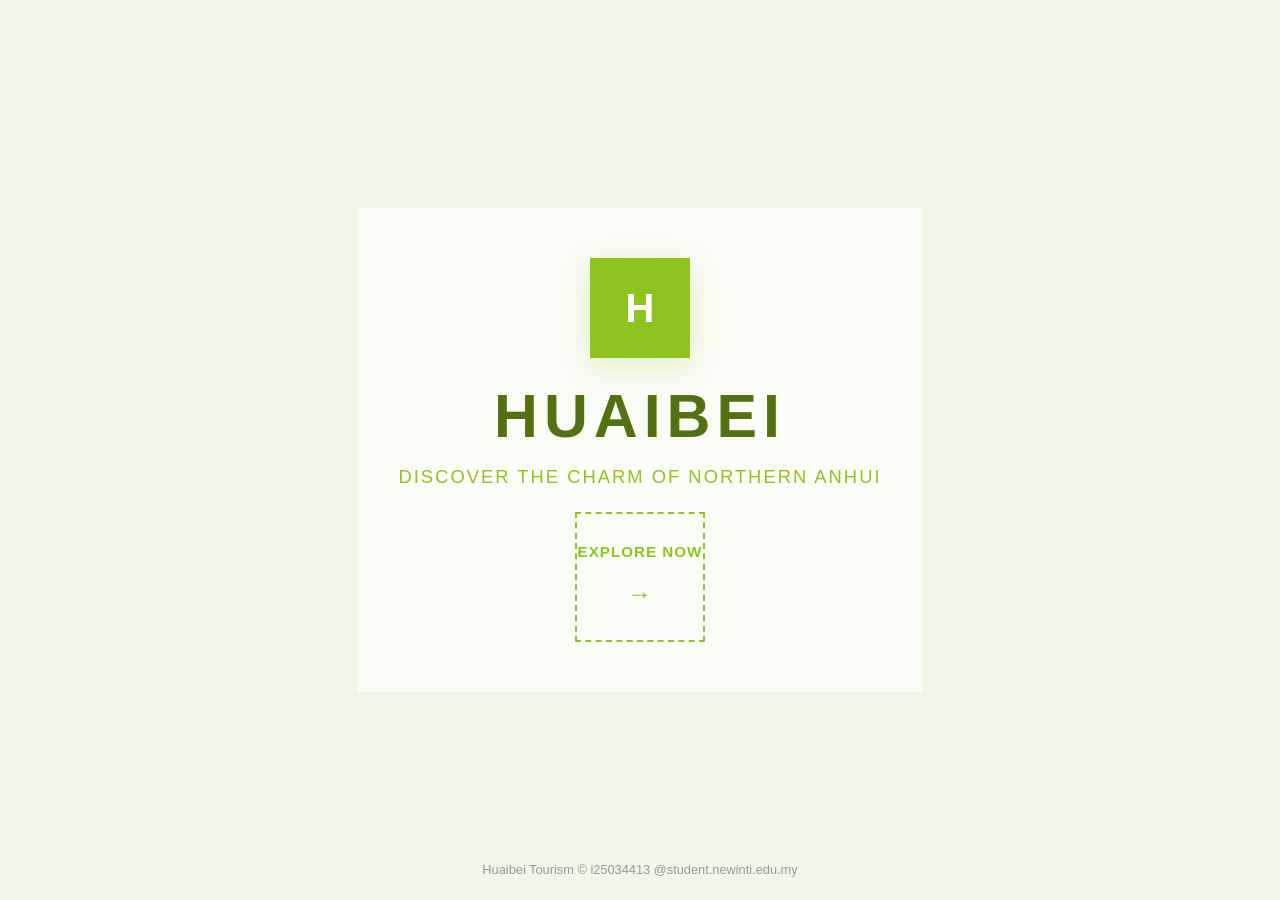
<file: index.html>
<!DOCTYPE html>
<html lang="en">
<head>
<!-- Google tag (gtag.js) -->
<script async src="https://www.googletagmanager.com/gtag/js?id=G-ENV4F4VDL6"></script>
<script>
  window.dataLayer = window.dataLayer || [];
  function gtag(){dataLayer.push(arguments);}
  gtag('js', new Date());

  gtag('config', 'G-ENV4F4VDL6');
</script>
  <meta charset="UTF-8">
  <meta name="viewport" content="width=device-width, initial-scale=1.0">
  <title>Welcome to Huaibei</title>
  <link rel="stylesheet" href="css/style.css">
</head>
<body>
  <div class="welcome-page">
    <div class="welcome-content">
      <div class="welcome-logo">
        H
      </div>
      <h1>Huaibei</h1>
      <div class="welcome-sub">Discover the Charm of Northern Anhui</div>
      <a href="home.html" class="welcome-btn">
        <span class="btn-text">Explore Now</span>
        <span class="btn-arrow">&#8594;</span>
      </a>
    </div>
    <div class="welcome-footer">
      Huaibei Tourism &copy; i25034413 @student.newinti.edu.my
    </div>
  </div>
</body>
</html>
</file>
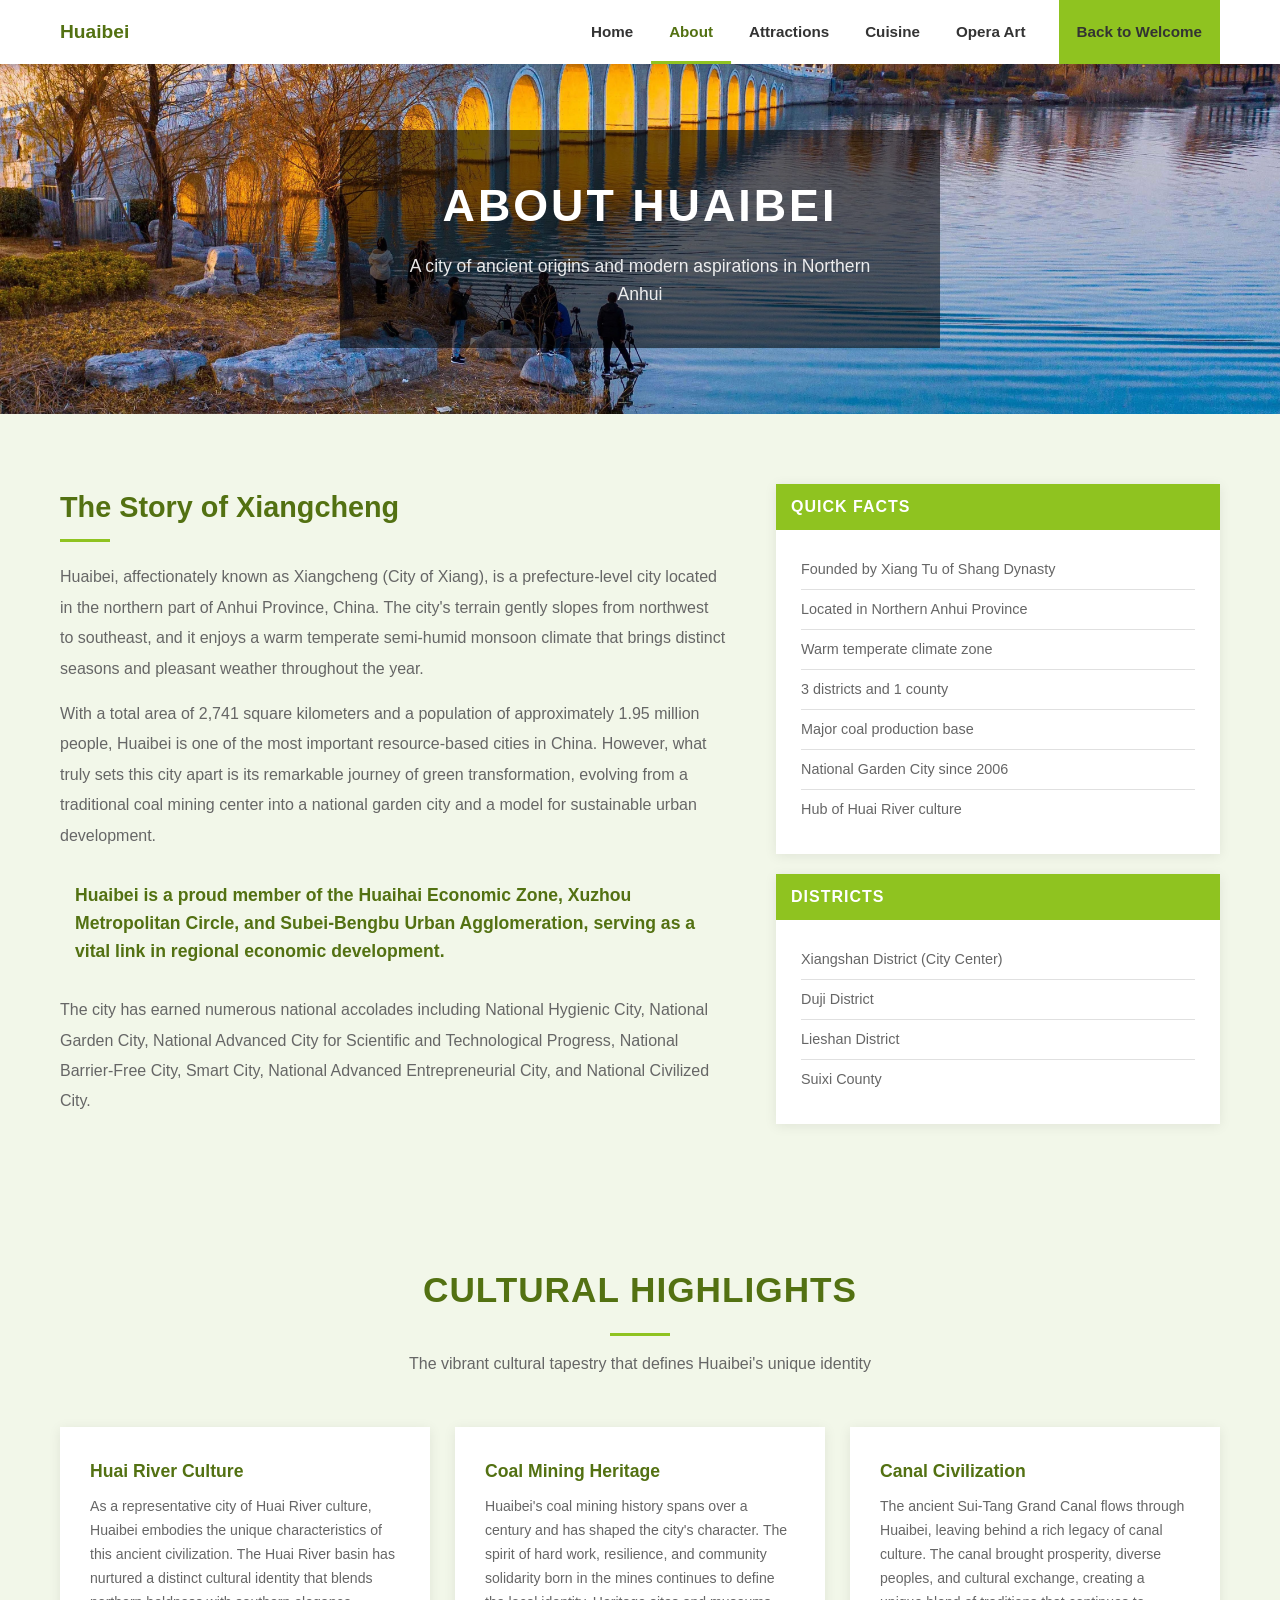
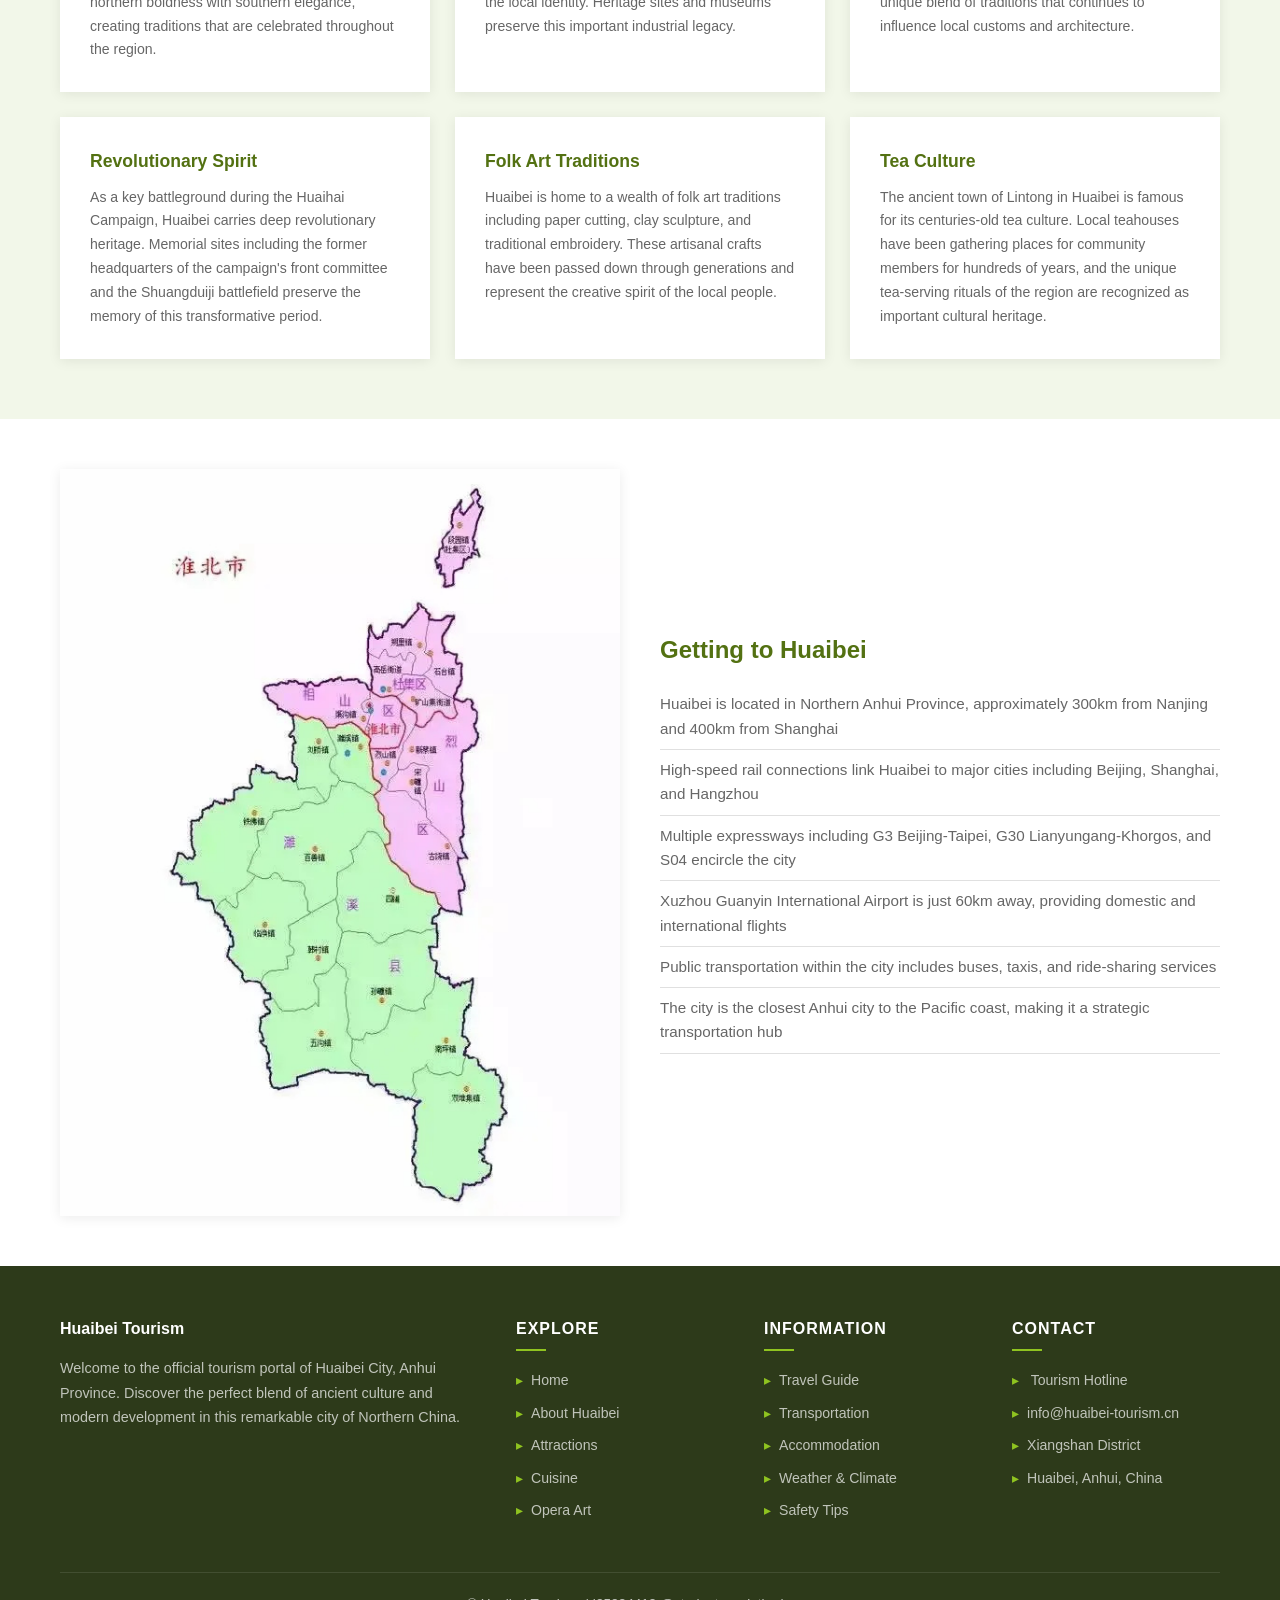
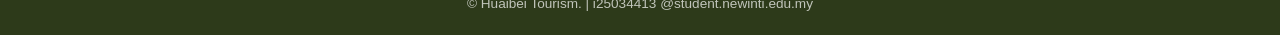
<file: about.html>
<!DOCTYPE html>
<html lang="en">
<head>
  <meta charset="UTF-8">
  <meta name="viewport" content="width=device-width, initial-scale=1.0">
  <title>Huaibei Tourism - About</title>
  <link rel="stylesheet" href="css/style.css">
</head>
<body>
  <nav>
    <div class="nav-inner">
      <a href="index.html" class="nav-logo">
        <span>Huaibei</span>
      </a>
      <div class="nav-links" id="navLinks">
        <a href="home.html">Home</a>
        <a href="about.html" class="active">About</a>
        <a href="attractions.html">Attractions</a>
        <a href="food.html">Cuisine</a>
        <a href="opera.html">Opera Art</a>
        <a href="index.html" class="nav-back">Back to Welcome</a>
      </div>
      <div class="hamburger" id="hamburger">
        <span></span>
        <span></span>
        <span></span>
      </div>
    </div>
  </nav>

  <div class="page-hero">
    <img src="images/banner2.jpg" alt="Huaibei City">
    <div class="hero-content">
      <h1>About Huaibei</h1>
      <p>A city of ancient origins and modern aspirations in Northern Anhui</p>
    </div>
  </div>


  <div class="section">
    <div class="container">
      <div class="about-intro">
        <div class="about-text">
          <h2>The Story of Xiangcheng</h2>
          <p>Huaibei, affectionately known as Xiangcheng (City of Xiang), is a prefecture-level city located in the northern part of Anhui Province, China. The city's terrain gently slopes from northwest to southeast, and it enjoys a warm temperate semi-humid monsoon climate that brings distinct seasons and pleasant weather throughout the year.</p>
          <p>With a total area of 2,741 square kilometers and a population of approximately 1.95 million people, Huaibei is one of the most important resource-based cities in China. However, what truly sets this city apart is its remarkable journey of green transformation, evolving from a traditional coal mining center into a national garden city and a model for sustainable urban development.</p>
          <div class="highlight">Huaibei is a proud member of the Huaihai Economic Zone, Xuzhou Metropolitan Circle, and Subei-Bengbu Urban Agglomeration, serving as a vital link in regional economic development.</div>
          <p>The city has earned numerous national accolades including National Hygienic City, National Garden City, National Advanced City for Scientific and Technological Progress, National Barrier-Free City, Smart City, National Advanced Entrepreneurial City, and National Civilized City.</p>
        </div>
        <div class="about-sidebar">
          <div class="sidebar-card">
            <h3>Quick Facts</h3>
            <ul>
              <li>Founded by Xiang Tu of Shang Dynasty</li>
              <li>Located in Northern Anhui Province</li>
              <li>Warm temperate climate zone</li>
              <li>3 districts and 1 county</li>
              <li>Major coal production base</li>
              <li>National Garden City since 2006</li>
              <li>Hub of Huai River culture</li>
            </ul>
          </div>
          <div class="sidebar-card">
            <h3>Districts</h3>
            <ul>
              <li>Xiangshan District (City Center)</li>
              <li>Duji District</li>
              <li>Lieshan District</li>
              <li>Suixi County</li>
            </ul>
          </div>
          
        </div>
      </div>
    </div>
  </div>

  <div class="culture-section">
    <div class="container">
      <div class="section-header">
        <h2>Cultural Highlights</h2>
        <div class="header-line"></div>
        <p>The vibrant cultural tapestry that defines Huaibei's unique identity</p>
      </div>
      <div class="culture-grid">
        <div class="culture-card">
          <h3>Huai River Culture</h3>
          <p>As a representative city of Huai River culture, Huaibei embodies the unique characteristics of this ancient civilization. The Huai River basin has nurtured a distinct cultural identity that blends northern boldness with southern elegance, creating traditions that are celebrated throughout the region.</p>
        </div>
        <div class="culture-card">
          <h3>Coal Mining Heritage</h3>
          <p>Huaibei's coal mining history spans over a century and has shaped the city's character. The spirit of hard work, resilience, and community solidarity born in the mines continues to define the local identity. Heritage sites and museums preserve this important industrial legacy.</p>
        </div>
        <div class="culture-card">
          <h3>Canal Civilization</h3>
          <p>The ancient Sui-Tang Grand Canal flows through Huaibei, leaving behind a rich legacy of canal culture. The canal brought prosperity, diverse peoples, and cultural exchange, creating a unique blend of traditions that continues to influence local customs and architecture.</p>
        </div>
        <div class="culture-card">
          <h3>Revolutionary Spirit</h3>
          <p>As a key battleground during the Huaihai Campaign, Huaibei carries deep revolutionary heritage. Memorial sites including the former headquarters of the campaign's front committee and the Shuangduiji battlefield preserve the memory of this transformative period.</p>
        </div>
        <div class="culture-card">
          <h3>Folk Art Traditions</h3>
          <p>Huaibei is home to a wealth of folk art traditions including paper cutting, clay sculpture, and traditional embroidery. These artisanal crafts have been passed down through generations and represent the creative spirit of the local people.</p>
        </div>
        <div class="culture-card">
          <h3>Tea Culture</h3>
          <p>The ancient town of Lintong in Huaibei is famous for its centuries-old tea culture. Local teahouses have been gathering places for community members for hundreds of years, and the unique tea-serving rituals of the region are recognized as important cultural heritage.</p>
        </div>
      </div>
    </div>
  </div>

  <div class="map-section">
    <div class="container">
      <div class="map-container">
        <img src="images/map.jpg" alt="Huaibei Map">
        <div class="map-info">
          <h3>Getting to Huaibei</h3>
          <ul>
            <li>Huaibei is located in Northern Anhui Province, approximately 300km from Nanjing and 400km from Shanghai</li>
            <li>High-speed rail connections link Huaibei to major cities including Beijing, Shanghai, and Hangzhou</li>
            <li>Multiple expressways including G3 Beijing-Taipei, G30 Lianyungang-Khorgos, and S04 encircle the city</li>
            <li>Xuzhou Guanyin International Airport is just 60km away, providing domestic and international flights</li>
            <li>Public transportation within the city includes buses, taxis, and ride-sharing services</li>
            <li>The city is the closest Anhui city to the Pacific coast, making it a strategic transportation hub</li>
          </ul>
        </div>
      </div>
    </div>
  </div>

  <footer>
    <div class="container">
      <div class="footer-grid">
        <div class="footer-about">
          <h4 style="color:#fff; margin-bottom:15px;">Huaibei Tourism</h4>
          <p>Welcome to the official tourism portal of Huaibei City, Anhui Province. Discover the perfect blend of ancient culture and modern development in this remarkable city of Northern China.</p>
        </div>
        <div class="footer-col">
          <h4>Explore</h4>
          <ul>
            <li><a href="home.html" style="color:inherit;">Home</a></li>
            <li><a href="about.html" style="color:inherit;">About Huaibei</a></li>
            <li><a href="attractions.html" style="color:inherit;">Attractions</a></li>
            <li><a href="food.html" style="color:inherit;">Cuisine</a></li>
            <li><a href="opera.html" style="color:inherit;">Opera Art</a></li>
          </ul>
        </div>
        <div class="footer-col">
          <h4>Information</h4>
          <ul>
            <li>Travel Guide</li>
            <li>Transportation</li>
            <li>Accommodation</li>
            <li>Weather & Climate</li>
            <li>Safety Tips</li>
          </ul>
        </div>
        <div class="footer-col">
          <h4>Contact</h4>
          <ul>
            <li> Tourism Hotline</li>
            <li>info@huaibei-tourism.cn</li>
            <li>Xiangshan District</li>
            <li>Huaibei, Anhui, China</li>
          </ul>
        </div>
      </div>
      <div class="footer-bottom">
        <p>&copy; Huaibei Tourism.  | i25034413 @student.newinti.edu.my</p>
      </div>
    </div>
  </footer>

  <script src="js/script.js"></script>
</body>
</html>
</file>
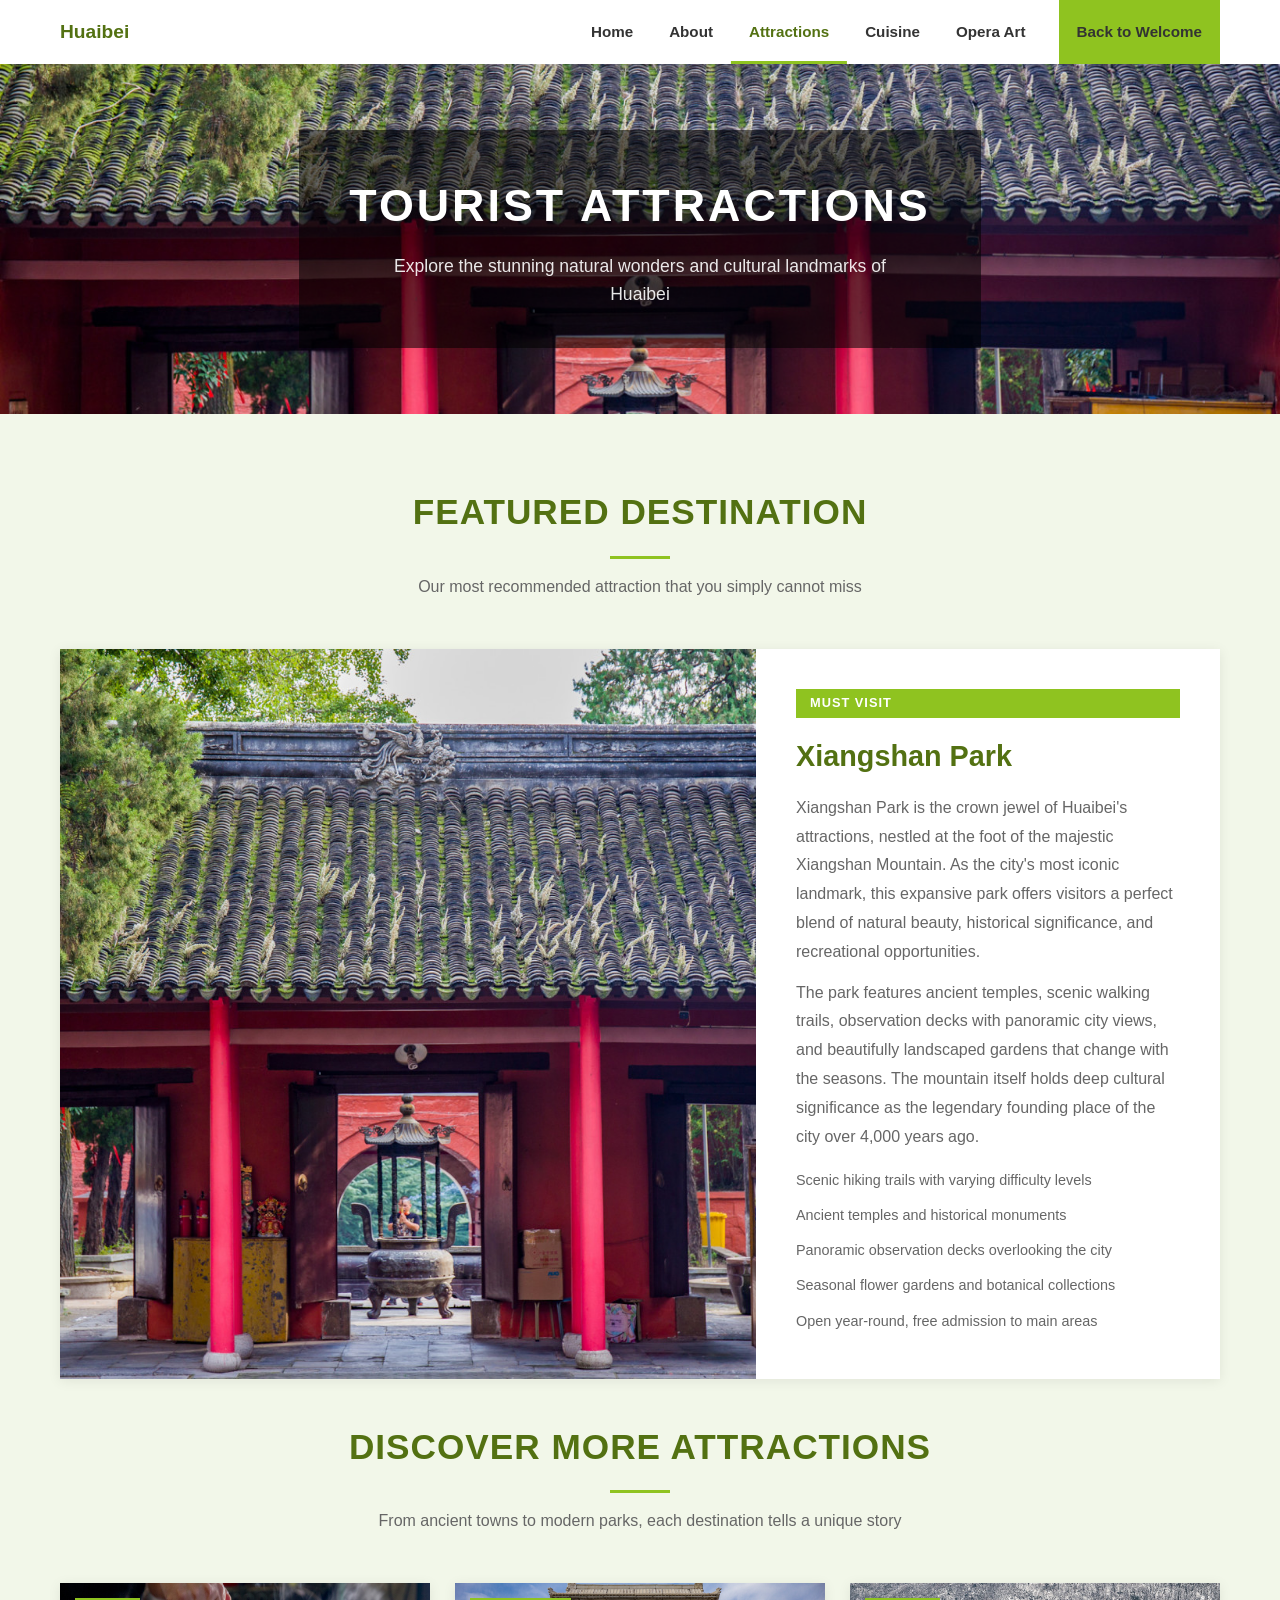
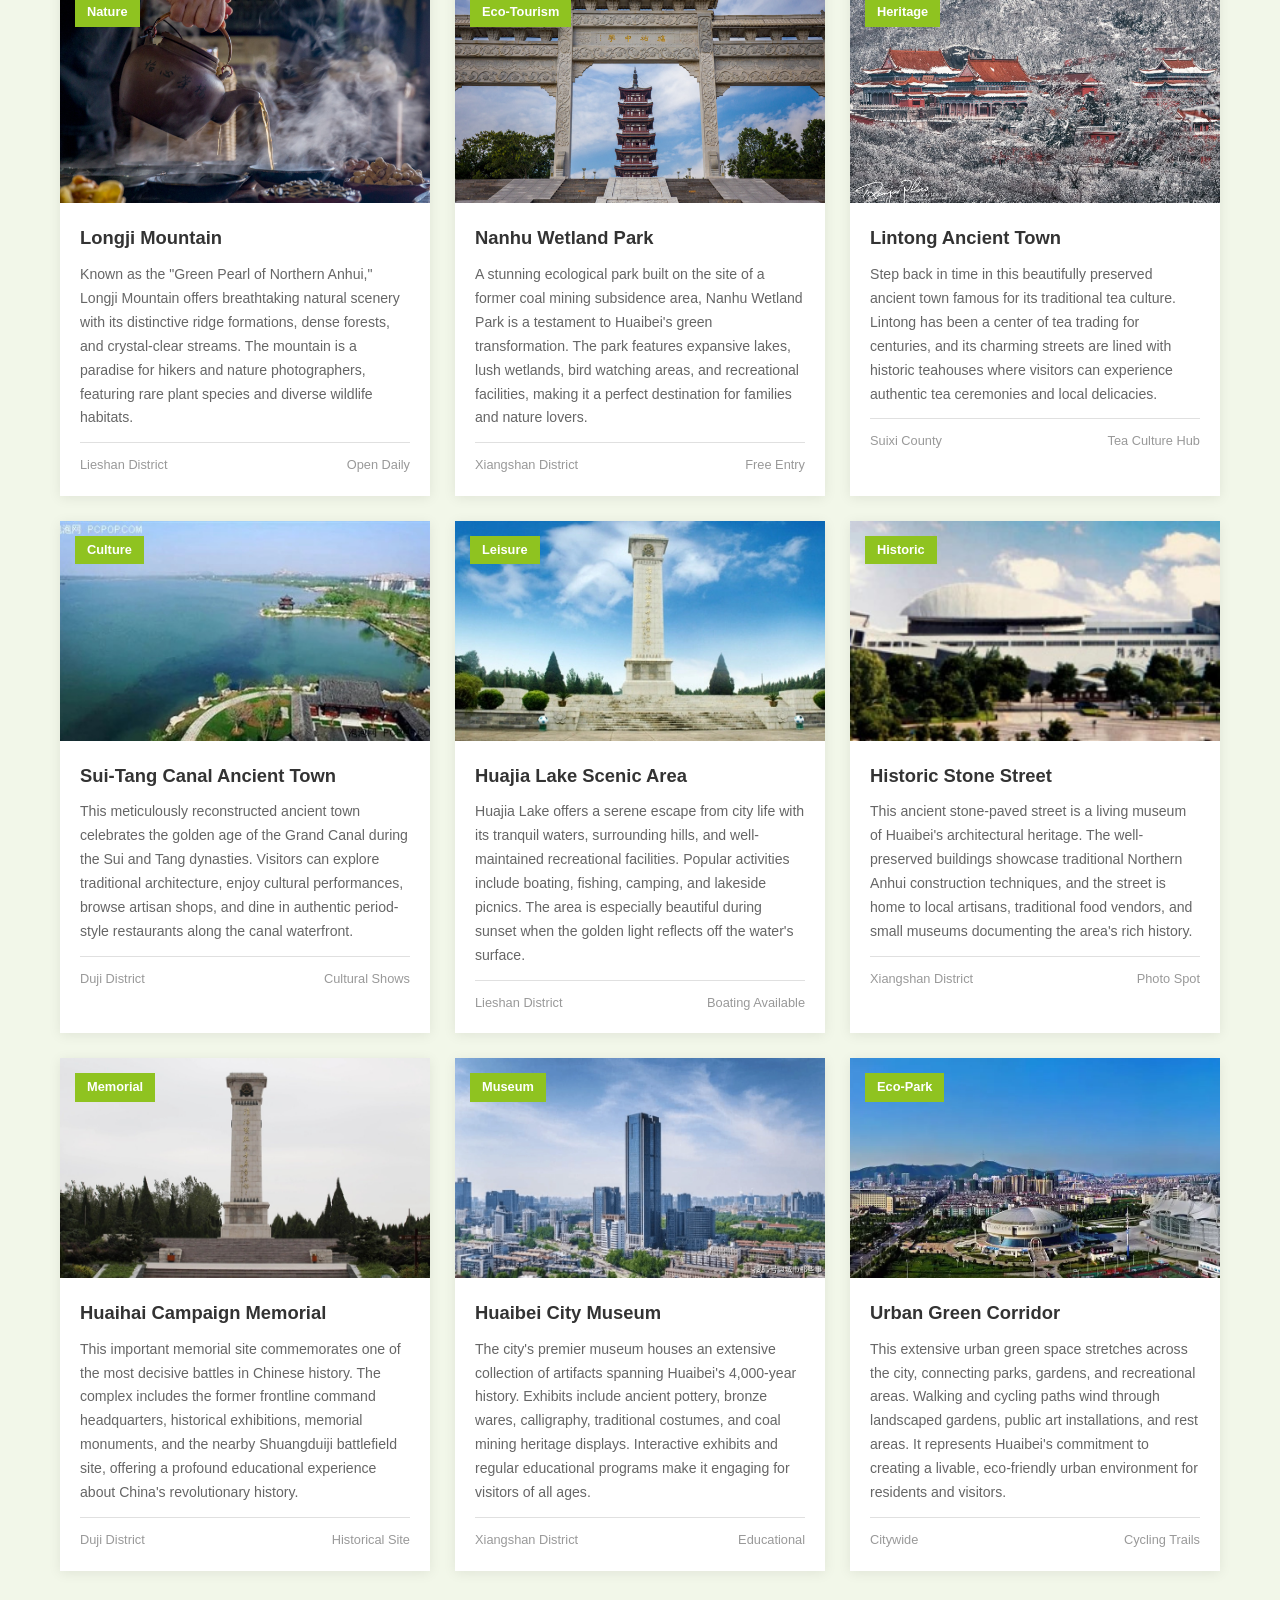
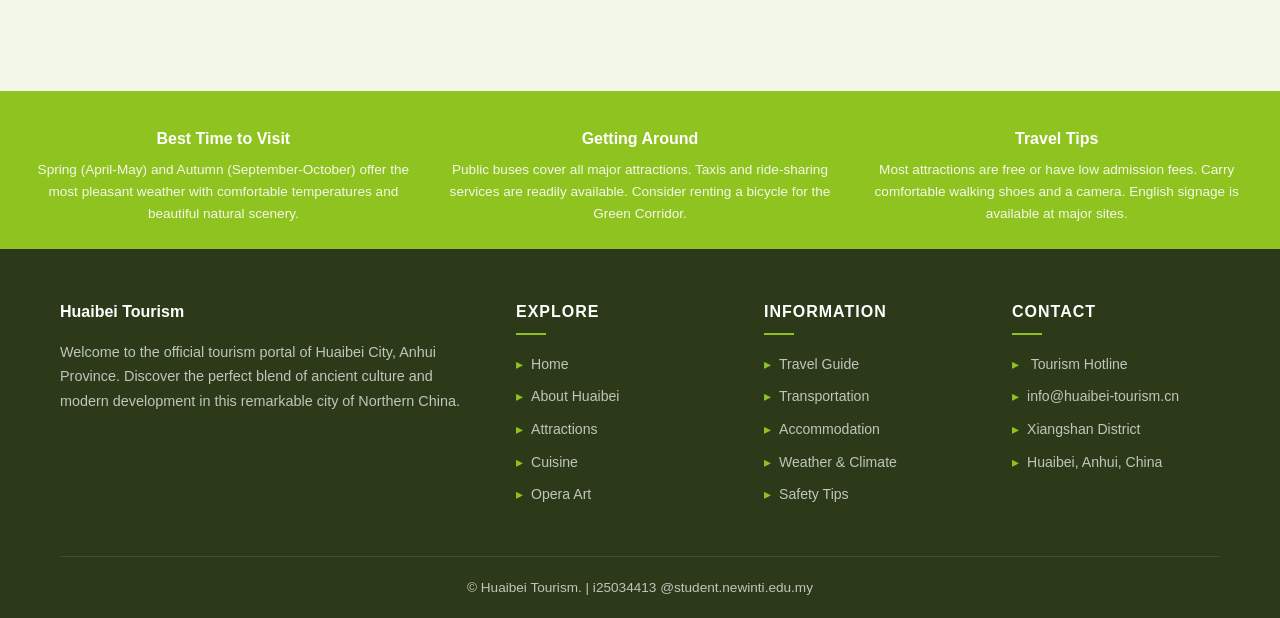
<file: attractions.html>
<!DOCTYPE html>
<html lang="en">
<head>
  <meta charset="UTF-8">
  <meta name="viewport" content="width=device-width, initial-scale=1.0">
  <title>Huaibei Tourism - Attractions</title>
  <link rel="stylesheet" href="css/style.css">
</head>
<body>
  <nav>
    <div class="nav-inner">
      <a href="index.html" class="nav-logo">
        <span>Huaibei</span>
      </a>
      <div class="nav-links" id="navLinks">
        <a href="home.html">Home</a>
        <a href="about.html">About</a>
        <a href="attractions.html" class="active">Attractions</a>
        <a href="food.html">Cuisine</a>
        <a href="opera.html">Opera Art</a>
        <a href="index.html" class="nav-back">Back to Welcome</a>
      </div>
      <div class="hamburger" id="hamburger">
        <span></span>
        <span></span>
        <span></span>
      </div>
    </div>
  </nav>

  <div class="page-hero">
    <img src="images/lv1.jpg" alt="Huaibei Attractions">
    <div class="hero-content">
      <h1>Tourist Attractions</h1>
      <p>Explore the stunning natural wonders and cultural landmarks of Huaibei</p>
    </div>
  </div>

  <div class="section">
    <div class="container">
      <div class="section-header">
        <h2>Featured Destination</h2>
        <div class="header-line"></div>
        <p>Our most recommended attraction that you simply cannot miss</p>
      </div>
      <div class="featured-attraction">
        <div class="featured-img">
          <img src="images/lv1.jpg" alt="Xiangshan Park">
        </div>
        <div class="featured-info">
          <span class="featured-tag">Must Visit</span>
          <h2>Xiangshan Park</h2>
          <p>Xiangshan Park is the crown jewel of Huaibei's attractions, nestled at the foot of the majestic Xiangshan Mountain. As the city's most iconic landmark, this expansive park offers visitors a perfect blend of natural beauty, historical significance, and recreational opportunities.</p>
          <p>The park features ancient temples, scenic walking trails, observation decks with panoramic city views, and beautifully landscaped gardens that change with the seasons. The mountain itself holds deep cultural significance as the legendary founding place of the city over 4,000 years ago.</p>
          <ul class="info-list">
            <li>Scenic hiking trails with varying difficulty levels</li>
            <li>Ancient temples and historical monuments</li>
            <li>Panoramic observation decks overlooking the city</li>
            <li>Seasonal flower gardens and botanical collections</li>
            <li>Open year-round, free admission to main areas</li>
          </ul>
        </div>
      </div>

      <div class="section-header">
        <h2>Discover More Attractions</h2>
        <div class="header-line"></div>
        <p>From ancient towns to modern parks, each destination tells a unique story</p>
      </div>
      <div class="attraction-grid">
        <div class="attraction-card">
          <div class="card-img">
            <img src="images/lv2.jpg" alt="Longji Mountain">
            <span class="card-badge">Nature</span>
          </div>
          <div class="card-body">
            <h3>Longji Mountain</h3>
            <p>Known as the "Green Pearl of Northern Anhui," Longji Mountain offers breathtaking natural scenery with its distinctive ridge formations, dense forests, and crystal-clear streams. The mountain is a paradise for hikers and nature photographers, featuring rare plant species and diverse wildlife habitats.</p>
            <div class="card-meta">
              <span>Lieshan District</span>
              <span>Open Daily</span>
            </div>
          </div>
        </div>
        <div class="attraction-card">
          <div class="card-img">
            <img src="images/lv3.jpg" alt="Nanhu Wetland Park">
            <span class="card-badge">Eco-Tourism</span>
          </div>
          <div class="card-body">
            <h3>Nanhu Wetland Park</h3>
            <p>A stunning ecological park built on the site of a former coal mining subsidence area, Nanhu Wetland Park is a testament to Huaibei's green transformation. The park features expansive lakes, lush wetlands, bird watching areas, and recreational facilities, making it a perfect destination for families and nature lovers.</p>
            <div class="card-meta">
              <span>Xiangshan District</span>
              <span>Free Entry</span>
            </div>
          </div>
        </div>
        <div class="attraction-card">
          <div class="card-img">
            <img src="images/fj1.jpg" alt="Lintong Ancient Town">
            <span class="card-badge">Heritage</span>
          </div>
          <div class="card-body">
            <h3>Lintong Ancient Town</h3>
            <p>Step back in time in this beautifully preserved ancient town famous for its traditional tea culture. Lintong has been a center of tea trading for centuries, and its charming streets are lined with historic teahouses where visitors can experience authentic tea ceremonies and local delicacies.</p>
            <div class="card-meta">
              <span>Suixi County</span>
              <span>Tea Culture Hub</span>
            </div>
          </div>
        </div>
        <div class="attraction-card">
          <div class="card-img">
            <img src="images/fj2.jpg" alt="Sui-Tang Canal Town">
            <span class="card-badge">Culture</span>
          </div>
          <div class="card-body">
            <h3>Sui-Tang Canal Ancient Town</h3>
            <p>This meticulously reconstructed ancient town celebrates the golden age of the Grand Canal during the Sui and Tang dynasties. Visitors can explore traditional architecture, enjoy cultural performances, browse artisan shops, and dine in authentic period-style restaurants along the canal waterfront.</p>
            <div class="card-meta">
              <span>Duji District</span>
              <span>Cultural Shows</span>
            </div>
          </div>
        </div>
        <div class="attraction-card">
          <div class="card-img">
            <img src="images/fj3.jpg" alt="Huajia Lake">
            <span class="card-badge">Leisure</span>
          </div>
          <div class="card-body">
            <h3>Huajia Lake Scenic Area</h3>
            <p>Huajia Lake offers a serene escape from city life with its tranquil waters, surrounding hills, and well-maintained recreational facilities. Popular activities include boating, fishing, camping, and lakeside picnics. The area is especially beautiful during sunset when the golden light reflects off the water's surface.</p>
            <div class="card-meta">
              <span>Lieshan District</span>
              <span>Boating Available</span>
            </div>
          </div>
        </div>
        <div class="attraction-card">
          <div class="card-img">
            <img src="images/fj4.jpg" alt="Stone Street">
            <span class="card-badge">Historic</span>
          </div>
          <div class="card-body">
            <h3>Historic Stone Street</h3>
            <p>This ancient stone-paved street is a living museum of Huaibei's architectural heritage. The well-preserved buildings showcase traditional Northern Anhui construction techniques, and the street is home to local artisans, traditional food vendors, and small museums documenting the area's rich history.</p>
            <div class="card-meta">
              <span>Xiangshan District</span>
              <span>Photo Spot</span>
            </div>
          </div>
        </div>
        <div class="attraction-card">
          <div class="card-img">
            <img src="images/fj5.jpg" alt="Huaihai Campaign Memorial">
            <span class="card-badge">Memorial</span>
          </div>
          <div class="card-body">
            <h3>Huaihai Campaign Memorial</h3>
            <p>This important memorial site commemorates one of the most decisive battles in Chinese history. The complex includes the former frontline command headquarters, historical exhibitions, memorial monuments, and the nearby Shuangduiji battlefield site, offering a profound educational experience about China's revolutionary history.</p>
            <div class="card-meta">
              <span>Duji District</span>
              <span>Historical Site</span>
            </div>
          </div>
        </div>
        <div class="attraction-card">
          <div class="card-img">
            <img src="images/6.png" alt="Huaibei Museum">
            <span class="card-badge">Museum</span>
          </div>
          <div class="card-body">
            <h3>Huaibei City Museum</h3>
            <p>The city's premier museum houses an extensive collection of artifacts spanning Huaibei's 4,000-year history. Exhibits include ancient pottery, bronze wares, calligraphy, traditional costumes, and coal mining heritage displays. Interactive exhibits and regular educational programs make it engaging for visitors of all ages.</p>
            <div class="card-meta">
              <span>Xiangshan District</span>
              <span>Educational</span>
            </div>
          </div>
        </div>
        <div class="attraction-card">
          <div class="card-img">
            <img src="images/11.png" alt="Green Corridor">
            <span class="card-badge">Eco-Park</span>
          </div>
          <div class="card-body">
            <h3>Urban Green Corridor</h3>
            <p>This extensive urban green space stretches across the city, connecting parks, gardens, and recreational areas. Walking and cycling paths wind through landscaped gardens, public art installations, and rest areas. It represents Huaibei's commitment to creating a livable, eco-friendly urban environment for residents and visitors.</p>
            <div class="card-meta">
              <span>Citywide</span>
              <span>Cycling Trails</span>
            </div>
          </div>
        </div>
      </div>
    </div>
  </div>

  <div class="tip-box">
    <div class="tip-item">
      <div class="tip-icon"></div>
      <h4>Best Time to Visit</h4>
      <p>Spring (April-May) and Autumn (September-October) offer the most pleasant weather with comfortable temperatures and beautiful natural scenery.</p>
    </div>
    <div class="tip-item">
      <div class="tip-icon"></div>
      <h4>Getting Around</h4>
      <p>Public buses cover all major attractions. Taxis and ride-sharing services are readily available. Consider renting a bicycle for the Green Corridor.</p>
    </div>
    <div class="tip-item">
      <div class="tip-icon"></div>
      <h4>Travel Tips</h4>
      <p>Most attractions are free or have low admission fees. Carry comfortable walking shoes and a camera. English signage is available at major sites.</p>
    </div>
  </div>

  <footer>
    <div class="container">
      <div class="footer-grid">
        <div class="footer-about">
          <h4 style="color:#fff; margin-bottom:15px;">Huaibei Tourism</h4>
          <p>Welcome to the official tourism portal of Huaibei City, Anhui Province. Discover the perfect blend of ancient culture and modern development in this remarkable city of Northern China.</p>
        </div>
        <div class="footer-col">
          <h4>Explore</h4>
          <ul>
            <li><a href="home.html" style="color:inherit;">Home</a></li>
            <li><a href="about.html" style="color:inherit;">About Huaibei</a></li>
            <li><a href="attractions.html" style="color:inherit;">Attractions</a></li>
            <li><a href="food.html" style="color:inherit;">Cuisine</a></li>
            <li><a href="opera.html" style="color:inherit;">Opera Art</a></li>
          </ul>
        </div>
        <div class="footer-col">
          <h4>Information</h4>
          <ul>
            <li>Travel Guide</li>
            <li>Transportation</li>
            <li>Accommodation</li>
            <li>Weather & Climate</li>
            <li>Safety Tips</li>
          </ul>
        </div>
        <div class="footer-col">
          <h4>Contact</h4>
          <ul>
            <li> Tourism Hotline</li>
            <li>info@huaibei-tourism.cn</li>
            <li>Xiangshan District</li>
            <li>Huaibei, Anhui, China</li>
          </ul>
        </div>
      </div>
      <div class="footer-bottom">
        <p>&copy; Huaibei Tourism.  | i25034413 @student.newinti.edu.my</p>
      </div>
    </div>
  </footer>

  <script src="js/script.js"></script>
</body>
</html>
</file>
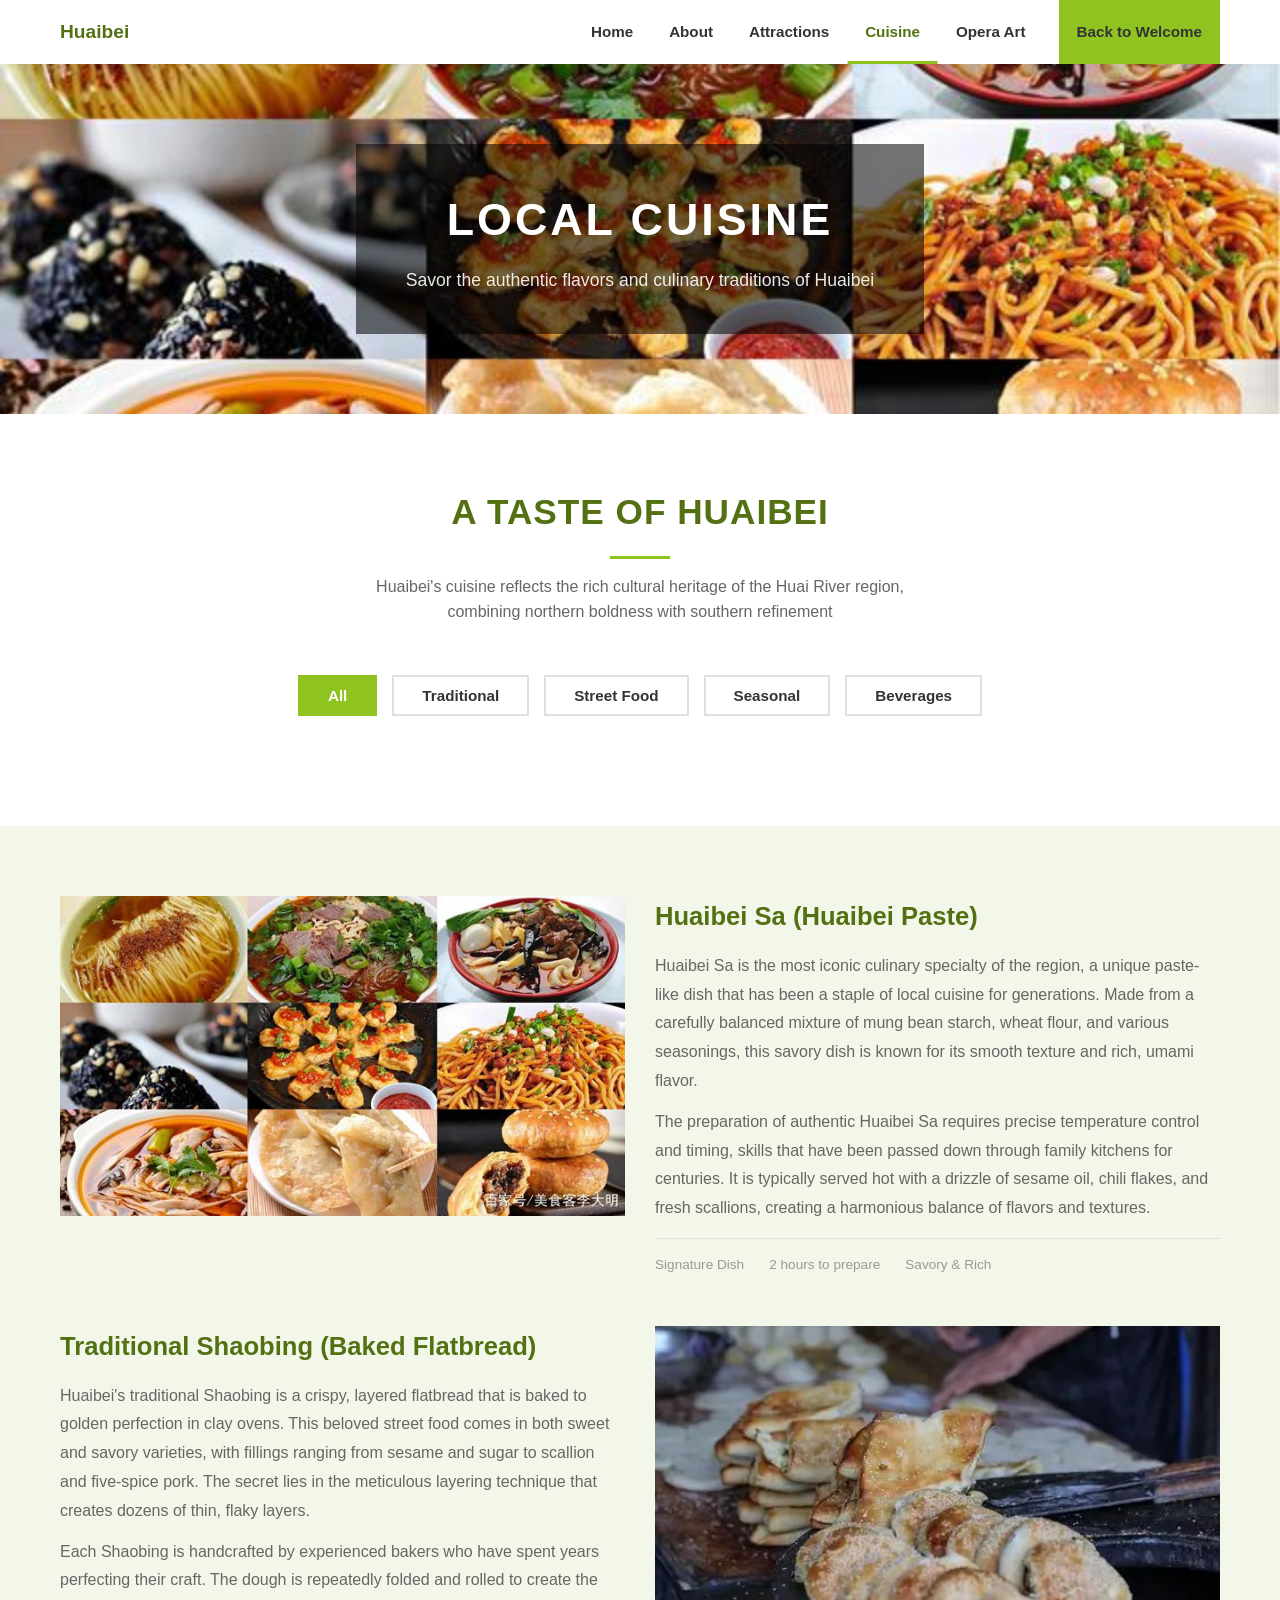
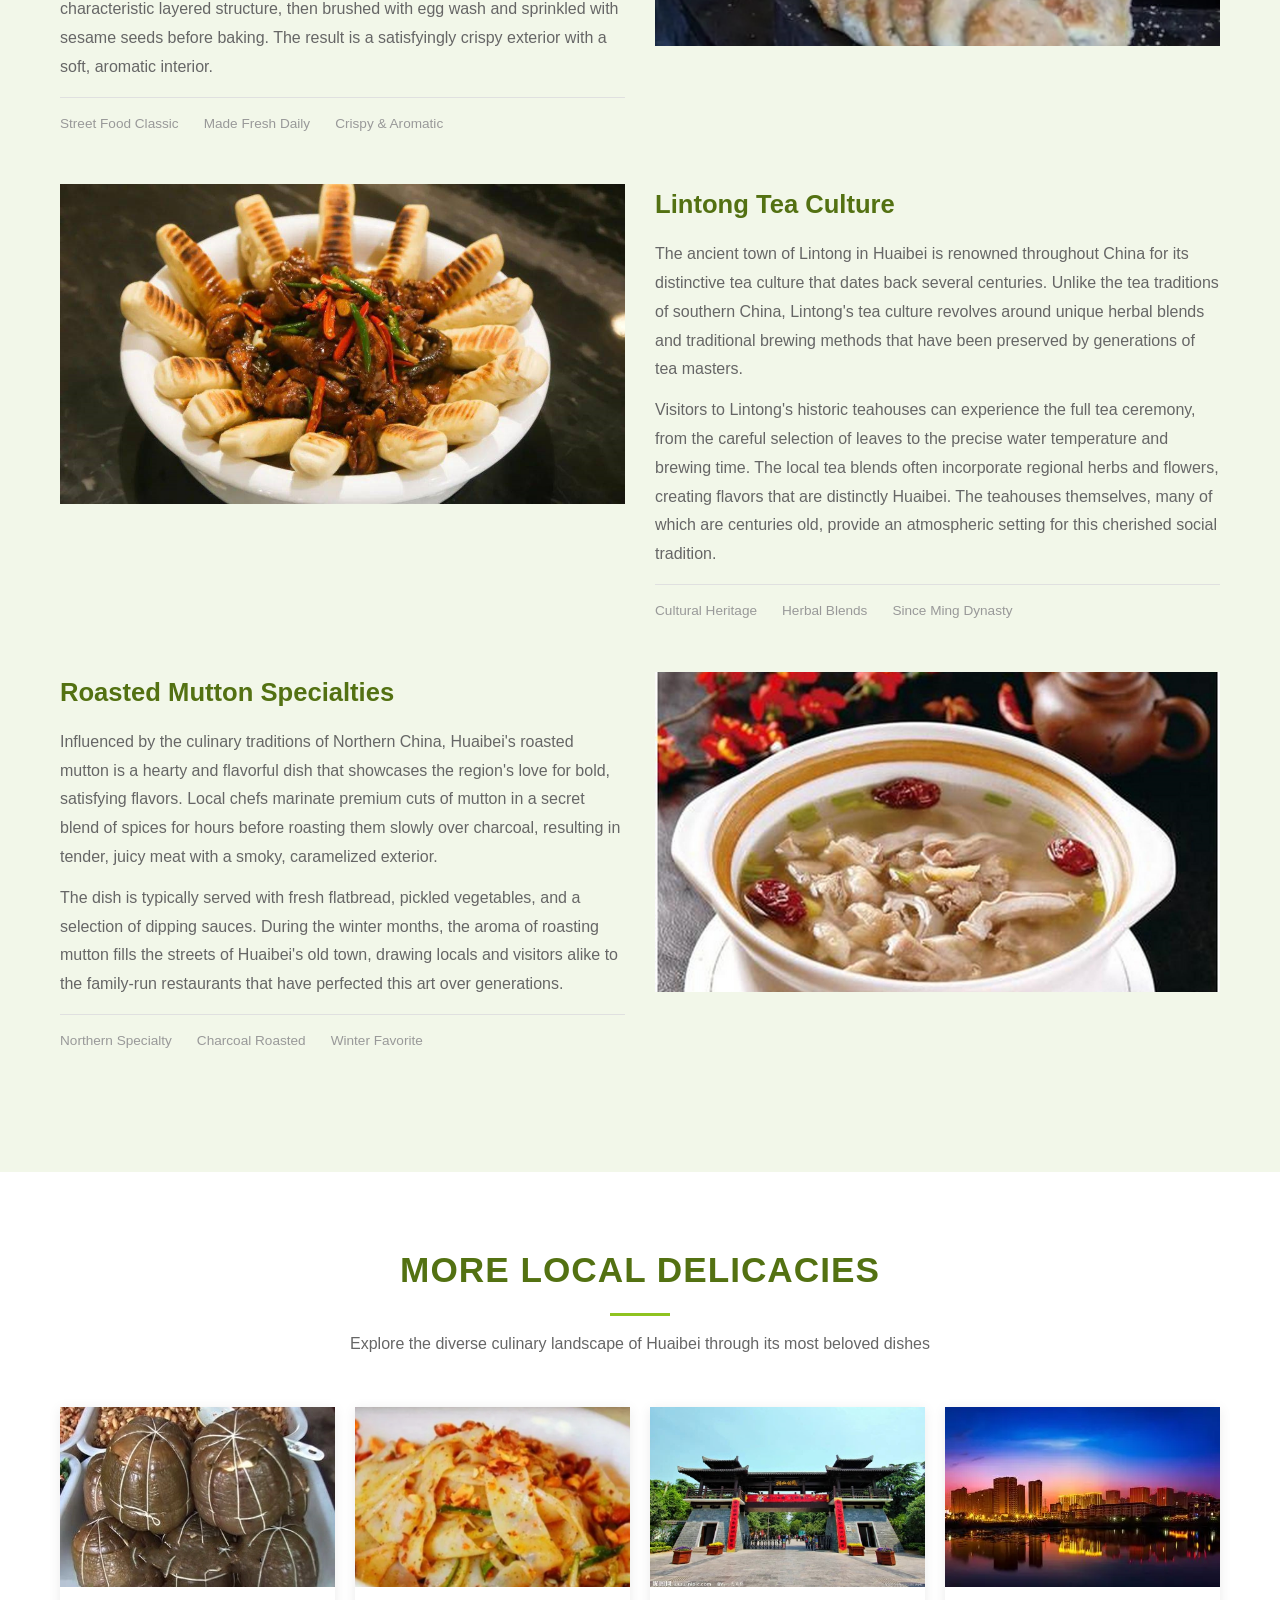
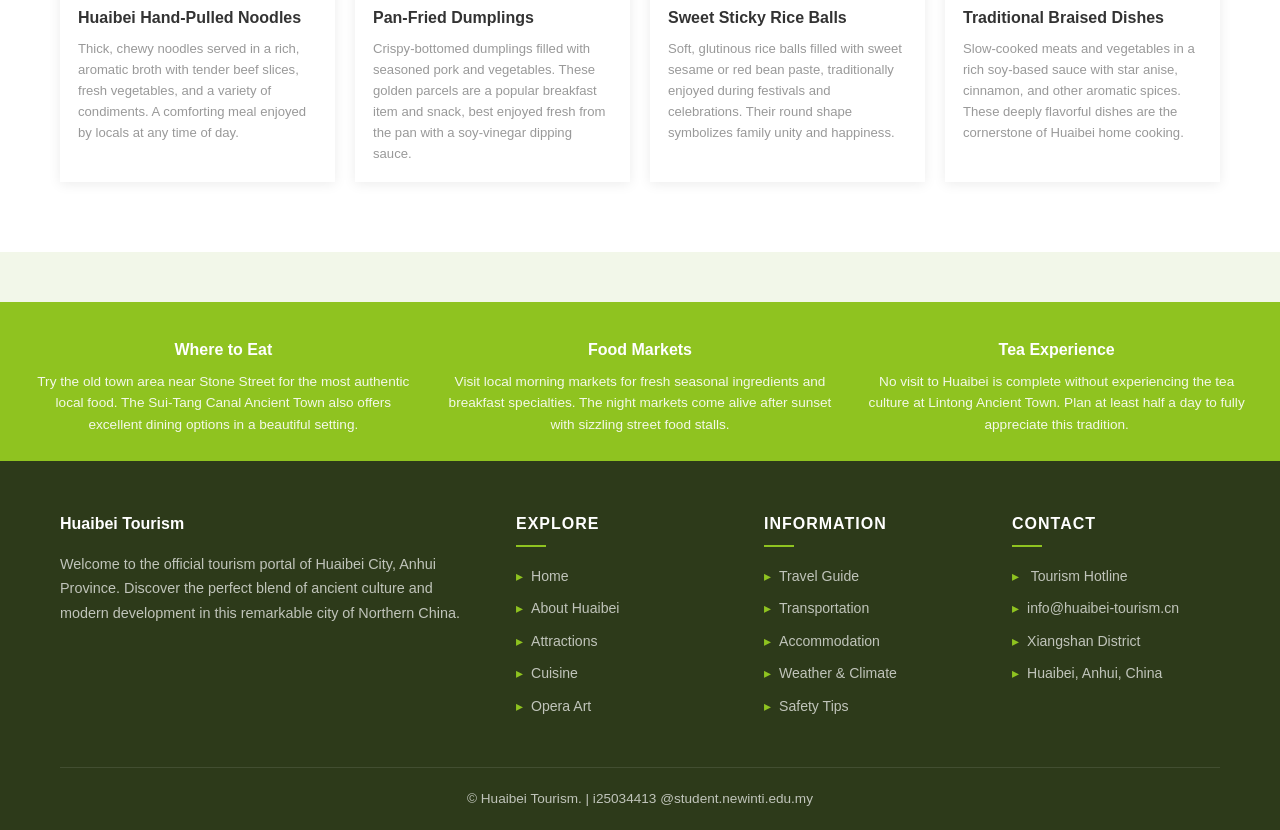
<file: food.html>
<!DOCTYPE html>
<html lang="en">
<head>
  <meta charset="UTF-8">
  <meta name="viewport" content="width=device-width, initial-scale=1.0">
  <title>Huaibei Tourism - Cuisine</title>
  <link rel="stylesheet" href="css/style.css">
</head>
<body>
  <nav>
    <div class="nav-inner">
      <a href="index.html" class="nav-logo">
        <span>Huaibei</span>
      </a>
      <div class="nav-links" id="navLinks">
        <a href="home.html">Home</a>
        <a href="about.html">About</a>
        <a href="attractions.html">Attractions</a>
        <a href="food.html" class="active">Cuisine</a>
        <a href="opera.html">Opera Art</a>
        <a href="index.html" class="nav-back">Back to Welcome</a>
      </div>
      <div class="hamburger" id="hamburger">
        <span></span>
        <span></span>
        <span></span>
      </div>
    </div>
  </nav>

  <div class="page-hero">
    <img src="images/ms1.jpg" alt="Huaibei Cuisine">
    <div class="hero-content">
      <h1>Local Cuisine</h1>
      <p>Savor the authentic flavors and culinary traditions of Huaibei</p>
    </div>
  </div>

  <div class="section" style="background:#fff;">
    <div class="container">
      <div class="section-header">
        <h2>A Taste of Huaibei</h2>
        <div class="header-line"></div>
        <p>Huaibei's cuisine reflects the rich cultural heritage of the Huai River region, combining northern boldness with southern refinement</p>
      </div>
      <div class="food-categories">
        <button class="food-cat-btn active">All</button>
        <button class="food-cat-btn">Traditional</button>
        <button class="food-cat-btn">Street Food</button>
        <button class="food-cat-btn">Seasonal</button>
        <button class="food-cat-btn">Beverages</button>
      </div>
    </div>
  </div>

  <div class="section">
    <div class="container">
      <div class="food-showcase">
        <div class="food-showcase-img">
          <img src="images/ms1.jpg" alt="Huaibei Sa">
        </div>
        <div class="food-showcase-text">
          <h3>Huaibei Sa (Huaibei Paste)</h3>
          <p>Huaibei Sa is the most iconic culinary specialty of the region, a unique paste-like dish that has been a staple of local cuisine for generations. Made from a carefully balanced mixture of mung bean starch, wheat flour, and various seasonings, this savory dish is known for its smooth texture and rich, umami flavor.</p>
          <p>The preparation of authentic Huaibei Sa requires precise temperature control and timing, skills that have been passed down through family kitchens for centuries. It is typically served hot with a drizzle of sesame oil, chili flakes, and fresh scallions, creating a harmonious balance of flavors and textures.</p>
          <div class="food-detail">
            <span>Signature Dish</span>
            <span>2 hours to prepare</span>
            <span>Savory &amp; Rich</span>
          </div>
        </div>
      </div>

      <div class="food-showcase reverse">
        <div class="food-showcase-img">
          <img src="images/ms2.jpg" alt="Baked Shaobing">
        </div>
        <div class="food-showcase-text">
          <h3>Traditional Shaobing (Baked Flatbread)</h3>
          <p>Huaibei's traditional Shaobing is a crispy, layered flatbread that is baked to golden perfection in clay ovens. This beloved street food comes in both sweet and savory varieties, with fillings ranging from sesame and sugar to scallion and five-spice pork. The secret lies in the meticulous layering technique that creates dozens of thin, flaky layers.</p>
          <p>Each Shaobing is handcrafted by experienced bakers who have spent years perfecting their craft. The dough is repeatedly folded and rolled to create the characteristic layered structure, then brushed with egg wash and sprinkled with sesame seeds before baking. The result is a satisfyingly crispy exterior with a soft, aromatic interior.</p>
          <div class="food-detail">
            <span>Street Food Classic</span>
            <span>Made Fresh Daily</span>
            <span>Crispy &amp; Aromatic</span>
          </div>
        </div>
      </div>

      <div class="food-showcase">
        <div class="food-showcase-img">
          <img src="images/ms3.jpg" alt="Lintong Tea">
        </div>
        <div class="food-showcase-text">
          <h3>Lintong Tea Culture</h3>
          <p>The ancient town of Lintong in Huaibei is renowned throughout China for its distinctive tea culture that dates back several centuries. Unlike the tea traditions of southern China, Lintong's tea culture revolves around unique herbal blends and traditional brewing methods that have been preserved by generations of tea masters.</p>
          <p>Visitors to Lintong's historic teahouses can experience the full tea ceremony, from the careful selection of leaves to the precise water temperature and brewing time. The local tea blends often incorporate regional herbs and flowers, creating flavors that are distinctly Huaibei. The teahouses themselves, many of which are centuries old, provide an atmospheric setting for this cherished social tradition.</p>
          <div class="food-detail">
            <span>Cultural Heritage</span>
            <span>Herbal Blends</span>
            <span>Since Ming Dynasty</span>
          </div>
        </div>
      </div>

      <div class="food-showcase reverse">
        <div class="food-showcase-img">
          <img src="images/ms4.jpg" alt="Roasted Mutton">
        </div>
        <div class="food-showcase-text">
          <h3>Roasted Mutton Specialties</h3>
          <p>Influenced by the culinary traditions of Northern China, Huaibei's roasted mutton is a hearty and flavorful dish that showcases the region's love for bold, satisfying flavors. Local chefs marinate premium cuts of mutton in a secret blend of spices for hours before roasting them slowly over charcoal, resulting in tender, juicy meat with a smoky, caramelized exterior.</p>
          <p>The dish is typically served with fresh flatbread, pickled vegetables, and a selection of dipping sauces. During the winter months, the aroma of roasting mutton fills the streets of Huaibei's old town, drawing locals and visitors alike to the family-run restaurants that have perfected this art over generations.</p>
          <div class="food-detail">
            <span>Northern Specialty</span>
            <span>Charcoal Roasted</span>
            <span>Winter Favorite</span>
          </div>
        </div>
      </div>
    </div>
  </div>

  <div class="section" style="background:#fff;">
    <div class="container">
      <div class="section-header">
        <h2>More Local Delicacies</h2>
        <div class="header-line"></div>
        <p>Explore the diverse culinary landscape of Huaibei through its most beloved dishes</p>
      </div>
      <div class="food-grid">
        <div class="food-card">
          <div class="food-card-img">
            <img src="images/ms3.png" alt="Huaibei Noodles">
          </div>
          <div class="food-card-body">
            <h4>Huaibei Hand-Pulled Noodles</h4>
            <p>Thick, chewy noodles served in a rich, aromatic broth with tender beef slices, fresh vegetables, and a variety of condiments. A comforting meal enjoyed by locals at any time of day.</p>
          </div>
        </div>
        <div class="food-card">
          <div class="food-card-img">
            <img src="images/ms331.png" alt="Pan-fried Dumplings">
          </div>
          <div class="food-card-body">
            <h4>Pan-Fried Dumplings</h4>
            <p>Crispy-bottomed dumplings filled with seasoned pork and vegetables. These golden parcels are a popular breakfast item and snack, best enjoyed fresh from the pan with a soy-vinegar dipping sauce.</p>
          </div>
        </div>
        <div class="food-card">
          <div class="food-card-img">
            <img src="images/fj511.png" alt="Sticky Rice Balls">
          </div>
          <div class="food-card-body">
            <h4>Sweet Sticky Rice Balls</h4>
            <p>Soft, glutinous rice balls filled with sweet sesame or red bean paste, traditionally enjoyed during festivals and celebrations. Their round shape symbolizes family unity and happiness.</p>
          </div>
        </div>
        <div class="food-card">
          <div class="food-card-img">
            <img src="images/311.png" alt="Braised Dishes">
          </div>
          <div class="food-card-body">
            <h4>Traditional Braised Dishes</h4>
            <p>Slow-cooked meats and vegetables in a rich soy-based sauce with star anise, cinnamon, and other aromatic spices. These deeply flavorful dishes are the cornerstone of Huaibei home cooking.</p>
          </div>
        </div>
      </div>
    </div>
  </div>

  <div class="tip-box">
    <div class="tip-item">
      <div class="tip-icon"></div>
      <h4>Where to Eat</h4>
      <p>Try the old town area near Stone Street for the most authentic local food. The Sui-Tang Canal Ancient Town also offers excellent dining options in a beautiful setting.</p>
    </div>
    <div class="tip-item">
      <div class="tip-icon"></div>
      <h4>Food Markets</h4>
      <p>Visit local morning markets for fresh seasonal ingredients and breakfast specialties. The night markets come alive after sunset with sizzling street food stalls.</p>
    </div>
    <div class="tip-item">
      <div class="tip-icon"></div>
      <h4>Tea Experience</h4>
      <p>No visit to Huaibei is complete without experiencing the tea culture at Lintong Ancient Town. Plan at least half a day to fully appreciate this tradition.</p>
    </div>
  </div>

  <footer>
    <div class="container">
      <div class="footer-grid">
        <div class="footer-about">
          <h4 style="color:#fff; margin-bottom:15px;">Huaibei Tourism</h4>
          <p>Welcome to the official tourism portal of Huaibei City, Anhui Province. Discover the perfect blend of ancient culture and modern development in this remarkable city of Northern China.</p>
        </div>
        <div class="footer-col">
          <h4>Explore</h4>
          <ul>
            <li><a href="home.html" style="color:inherit;">Home</a></li>
            <li><a href="about.html" style="color:inherit;">About Huaibei</a></li>
            <li><a href="attractions.html" style="color:inherit;">Attractions</a></li>
            <li><a href="food.html" style="color:inherit;">Cuisine</a></li>
            <li><a href="opera.html" style="color:inherit;">Opera Art</a></li>
          </ul>
        </div>
        <div class="footer-col">
          <h4>Information</h4>
          <ul>
            <li>Travel Guide</li>
            <li>Transportation</li>
            <li>Accommodation</li>
            <li>Weather & Climate</li>
            <li>Safety Tips</li>
          </ul>
        </div>
        <div class="footer-col">
          <h4>Contact</h4>
          <ul>
            <li> Tourism Hotline</li>
            <li>info@huaibei-tourism.cn</li>
            <li>Xiangshan District</li>
            <li>Huaibei, Anhui, China</li>
          </ul>
        </div>
      </div>
      <div class="footer-bottom">
        <p>&copy; Huaibei Tourism.  | i25034413 @student.newinti.edu.my</p>
      </div>
    </div>
  </footer>

  <script src="js/script.js"></script>
</body>
</html>
</file>
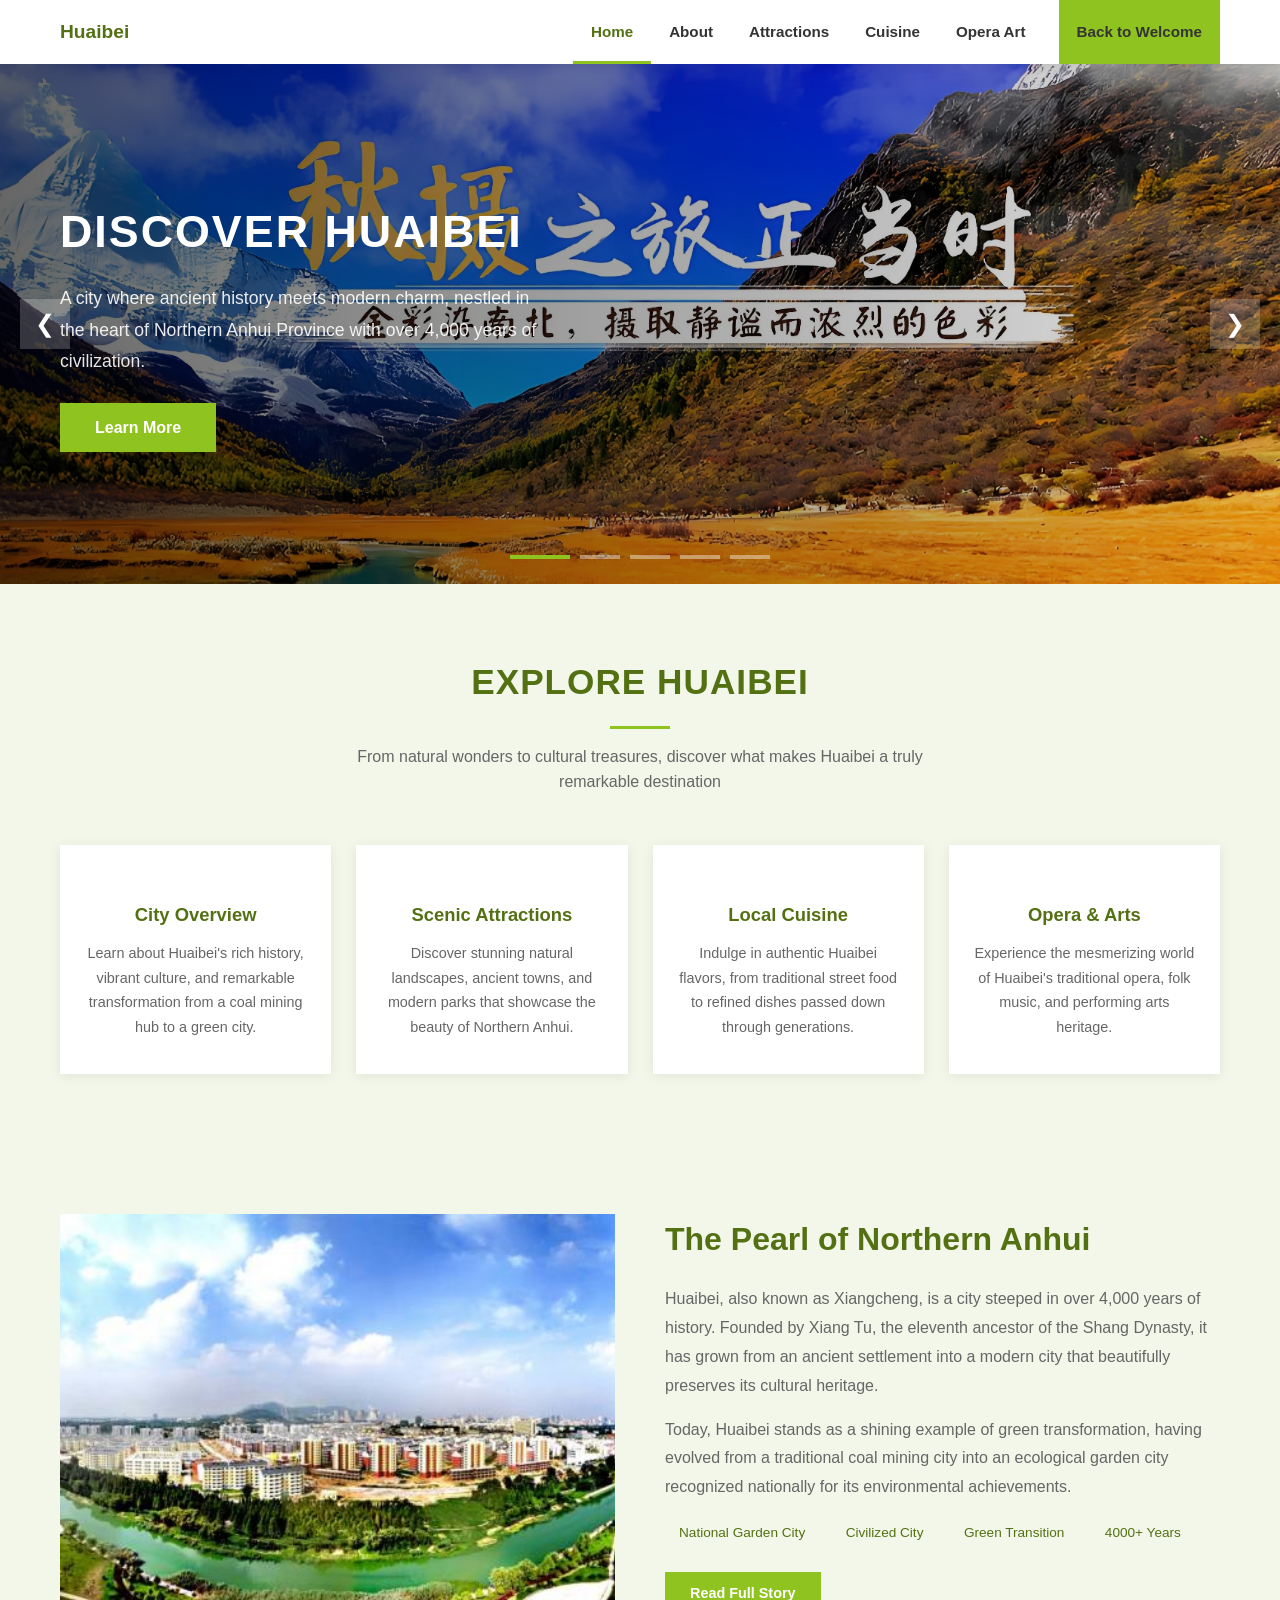
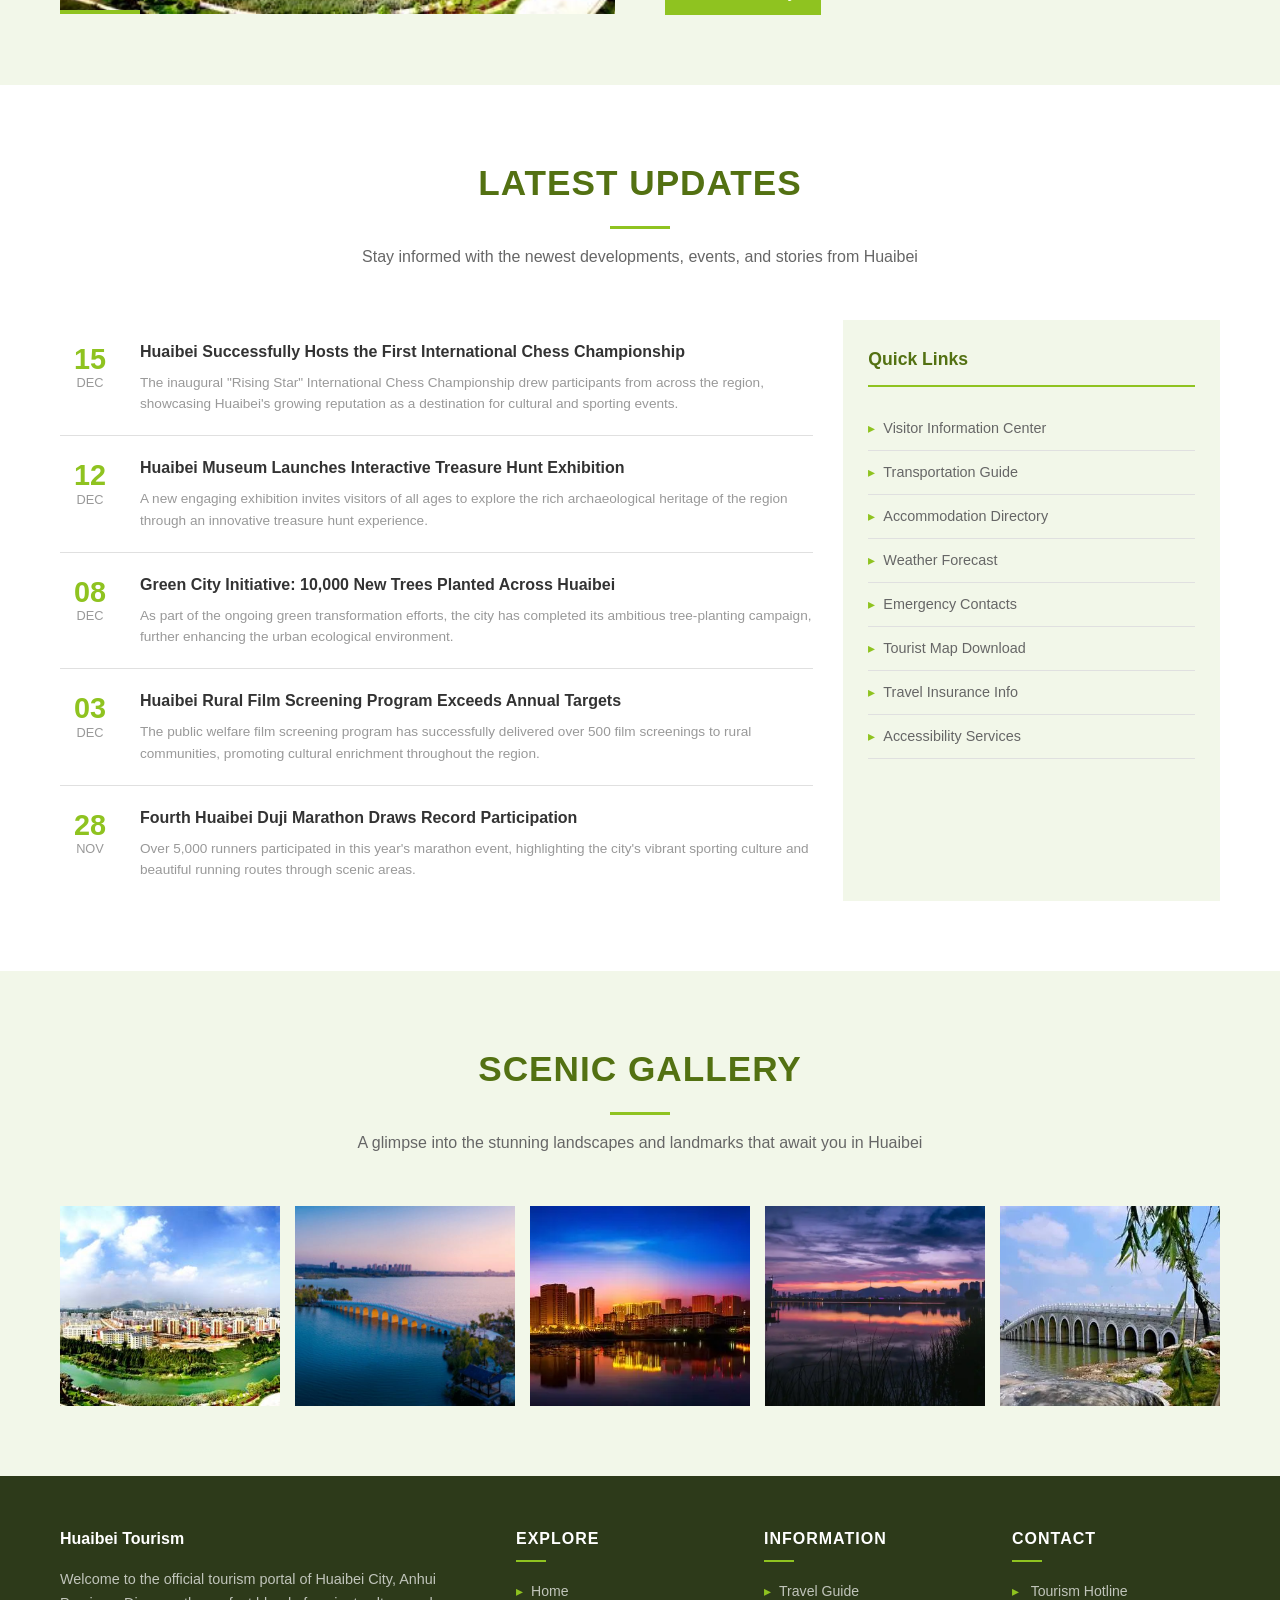
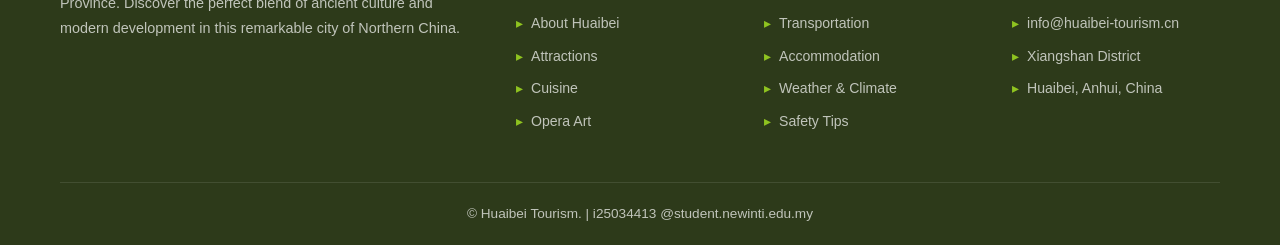
<file: home.html>
<!DOCTYPE html>
<html lang="en">
<head>
  <meta charset="UTF-8">
  <meta name="viewport" content="width=device-width, initial-scale=1.0">
  <title>Huaibei Tourism - Home</title>
  <link rel="stylesheet" href="css/style.css">
</head>
<body>
  <nav>
    <div class="nav-inner">
      <a href="index.html" class="nav-logo">
        <span>Huaibei</span>
      </a>
      <div class="nav-links" id="navLinks">
        <a href="home.html" class="active">Home</a>
        <a href="about.html">About</a>
        <a href="attractions.html">Attractions</a>
        <a href="food.html">Cuisine</a>
        <a href="opera.html">Opera Art</a>
        <a href="index.html" class="nav-back">Back to Welcome</a>
      </div>
      <div class="hamburger" id="hamburger">
        <span></span>
        <span></span>
        <span></span>
      </div>
    </div>
  </nav>

  <div class="hero-section">
    <div class="hero-carousel" id="heroCarousel">
      <div class="carousel-track" id="carouselTrack">
        <div class="carousel-slide">
          <img src="images/1.png" alt="Huaibei City">
          <div class="carousel-overlay">
            <div class="carousel-text">
              <h2>Discover Huaibei</h2>
              <p>A city where ancient history meets modern charm, nestled in the heart of Northern Anhui Province with over 4,000 years of civilization.</p>
              <a href="about.html" class="cta-btn">Learn More</a>
            </div>
          </div>
        </div>
        <div class="carousel-slide">
          <img src="images/2.png" alt="Natural Scenery">
          <div class="carousel-overlay">
            <div class="carousel-text">
              <h2>Natural Wonders</h2>
              <p>Explore breathtaking landscapes from the rolling Longji Mountains to the serene waters of Nanhu Wetland Park.</p>
              <a href="attractions.html" class="cta-btn">Explore Attractions</a>
            </div>
          </div>
        </div>
        <div class="carousel-slide">
          <img src="images/3.png" alt="Cultural Heritage">
          <div class="carousel-overlay">
            <div class="carousel-text">
              <h2>Cultural Heritage</h2>
              <p>Immerse yourself in centuries of rich traditions, from the legendary Flower Drum Opera to the ancient Sui-Tang Canal culture.</p>
              <a href="opera.html" class="cta-btn">Discover Culture</a>
            </div>
          </div>
        </div>
        <div class="carousel-slide">
          <img src="images/4.png" alt="Local Cuisine">
          <div class="carousel-overlay">
            <div class="carousel-text">
              <h2>Culinary Delights</h2>
              <p>Savor the unique flavors of Huaibei cuisine, where every dish tells a story of local tradition and culinary artistry.</p>
              <a href="food.html" class="cta-btn">Taste Huaibei</a>
            </div>
          </div>
        </div>
        <div class="carousel-slide">
          <img src="images/5.png" alt="Warm Hospitality">
          <div class="carousel-overlay">
            <div class="carousel-text">
              <h2>Warm Hospitality</h2>
              <p>Experience the genuine warmth of our people and create memories that will last a lifetime in this hidden gem of China.</p>
              <a href="attractions.html" class="cta-btn">Plan Your Visit</a>
            </div>
          </div>
        </div>
      </div>
      <button class="carousel-arrow prev" id="prevBtn">&#10094;</button>
      <button class="carousel-arrow next" id="nextBtn">&#10095;</button>
      <div class="carousel-dots" id="carouselDots">
        <button class="carousel-dot active" data-index="0"></button>
        <button class="carousel-dot" data-index="1"></button>
        <button class="carousel-dot" data-index="2"></button>
        <button class="carousel-dot" data-index="3"></button>
        <button class="carousel-dot" data-index="4"></button>
      </div>
    </div>
  </div>

  <div class="section">
    <div class="container">
      <div class="section-header">
        <h2>Explore Huaibei</h2>
        <div class="header-line"></div>
        <p>From natural wonders to cultural treasures, discover what makes Huaibei a truly remarkable destination</p>
      </div>
      <div class="feature-grid">
        <a href="about.html" class="feature-card">
          <div class="feature-icon"></div>
          <h3>City Overview</h3>
          <p>Learn about Huaibei's rich history, vibrant culture, and remarkable transformation from a coal mining hub to a green city.</p>
        </a>
        <a href="attractions.html" class="feature-card">
          <div class="feature-icon"></div>
          <h3>Scenic Attractions</h3>
          <p>Discover stunning natural landscapes, ancient towns, and modern parks that showcase the beauty of Northern Anhui.</p>
        </a>
        <a href="food.html" class="feature-card">
          <div class="feature-icon"></div>
          <h3>Local Cuisine</h3>
          <p>Indulge in authentic Huaibei flavors, from traditional street food to refined dishes passed down through generations.</p>
        </a>
        <a href="opera.html" class="feature-card">
          <div class="feature-icon"></div>
          <h3>Opera & Arts</h3>
          <p>Experience the mesmerizing world of Huaibei's traditional opera, folk music, and performing arts heritage.</p>
        </a>
      </div>
    </div>
  </div>

  <div class="section">
    <div class="container">
      <div class="two-col">
        <div class="col-img">
          <img src="images/1.jpg" alt="Xiangshan Park">
        </div>
        <div class="col-text">
          <h2>The Pearl of Northern Anhui</h2>
          <p>Huaibei, also known as Xiangcheng, is a city steeped in over 4,000 years of history. Founded by Xiang Tu, the eleventh ancestor of the Shang Dynasty, it has grown from an ancient settlement into a modern city that beautifully preserves its cultural heritage.</p>
          <p>Today, Huaibei stands as a shining example of green transformation, having evolved from a traditional coal mining city into an ecological garden city recognized nationally for its environmental achievements.</p>
          <div>
            <span class="tag">National Garden City</span>
            <span class="tag">Civilized City</span>
            <span class="tag">Green Transition</span>
            <span class="tag">4000+ Years</span>
          </div>
          <a href="about.html" class="read-more">Read Full Story</a>
        </div>
      </div>
    </div>
  </div>

  <div class="news-section">
    <div class="container">
      <div class="section-header">
        <h2>Latest Updates</h2>
        <div class="header-line"></div>
        <p>Stay informed with the newest developments, events, and stories from Huaibei</p>
      </div>
      <div class="news-grid">
        <div class="news-main">
          <div class="news-item">
            <div class="news-date">
              <span class="day">15</span>
              <span class="month">Dec</span>
            </div>
            <div class="news-info">
              <h4>Huaibei Successfully Hosts the First International Chess Championship</h4>
              <p>The inaugural "Rising Star" International Chess Championship drew participants from across the region, showcasing Huaibei's growing reputation as a destination for cultural and sporting events.</p>
            </div>
          </div>
          <div class="news-item">
            <div class="news-date">
              <span class="day">12</span>
              <span class="month">Dec</span>
            </div>
            <div class="news-info">
              <h4>Huaibei Museum Launches Interactive Treasure Hunt Exhibition</h4>
              <p>A new engaging exhibition invites visitors of all ages to explore the rich archaeological heritage of the region through an innovative treasure hunt experience.</p>
            </div>
          </div>
          <div class="news-item">
            <div class="news-date">
              <span class="day">08</span>
              <span class="month">Dec</span>
            </div>
            <div class="news-info">
              <h4>Green City Initiative: 10,000 New Trees Planted Across Huaibei</h4>
              <p>As part of the ongoing green transformation efforts, the city has completed its ambitious tree-planting campaign, further enhancing the urban ecological environment.</p>
            </div>
          </div>
          <div class="news-item">
            <div class="news-date">
              <span class="day">03</span>
              <span class="month">Dec</span>
            </div>
            <div class="news-info">
              <h4>Huaibei Rural Film Screening Program Exceeds Annual Targets</h4>
              <p>The public welfare film screening program has successfully delivered over 500 film screenings to rural communities, promoting cultural enrichment throughout the region.</p>
            </div>
          </div>
          <div class="news-item">
            <div class="news-date">
              <span class="day">28</span>
              <span class="month">Nov</span>
            </div>
            <div class="news-info">
              <h4>Fourth Huaibei Duji Marathon Draws Record Participation</h4>
              <p>Over 5,000 runners participated in this year's marathon event, highlighting the city's vibrant sporting culture and beautiful running routes through scenic areas.</p>
            </div>
          </div>
        </div>
        <div class="news-sidebar">
          <h3>Quick Links</h3>
          <ul>
            <li>Visitor Information Center</li>
            <li>Transportation Guide</li>
            <li>Accommodation Directory</li>
            <li>Weather Forecast</li>
            <li>Emergency Contacts</li>
            <li>Tourist Map Download</li>
            <li>Travel Insurance Info</li>
            <li>Accessibility Services</li>
          </ul>
        </div>
      </div>
    </div>
  </div>

  <div class="section">
    <div class="container">
      <div class="section-header">
        <h2>Scenic Gallery</h2>
        <div class="header-line"></div>
        <p>A glimpse into the stunning landscapes and landmarks that await you in Huaibei</p>
      </div>
      <div class="gallery-strip">
        <div class="gallery-item">
          <img src="images/1.jpg" alt="Scenery 1">
        </div>
        <div class="gallery-item">
          <img src="images/2.jpg" alt="Scenery 2">
        </div>
        <div class="gallery-item">
          <img src="images/311.png" alt="Scenery 3">
        </div>
        <div class="gallery-item">
          <img src="images/411.png" alt="Scenery 4">
        </div>
        <div class="gallery-item">
          <img src="images/511.png" alt="Scenery 5">
        </div>
      </div>
    </div>
  </div>

  <footer>
    <div class="container">
      <div class="footer-grid">
        <div class="footer-about">
          <h4 style="color:#fff; margin-bottom:15px;">Huaibei Tourism</h4>
          <p>Welcome to the official tourism portal of Huaibei City, Anhui Province. Discover the perfect blend of ancient culture and modern development in this remarkable city of Northern China.</p>
        </div>
        <div class="footer-col">
          <h4>Explore</h4>
          <ul>
            <li><a href="home.html" style="color:inherit;">Home</a></li>
            <li><a href="about.html" style="color:inherit;">About Huaibei</a></li>
            <li><a href="attractions.html" style="color:inherit;">Attractions</a></li>
            <li><a href="food.html" style="color:inherit;">Cuisine</a></li>
            <li><a href="opera.html" style="color:inherit;">Opera Art</a></li>
          </ul>
        </div>
        <div class="footer-col">
          <h4>Information</h4>
          <ul>
            <li>Travel Guide</li>
            <li>Transportation</li>
            <li>Accommodation</li>
            <li>Weather & Climate</li>
            <li>Safety Tips</li>
          </ul>
        </div>
        <div class="footer-col">
          <h4>Contact</h4>
          <ul>
            <li> Tourism Hotline</li>
            <li>info@huaibei-tourism.cn</li>
            <li>Xiangshan District</li>
            <li>Huaibei, Anhui, China</li>
          </ul>
        </div>
      </div>
      <div class="footer-bottom">
        <p>&copy; Huaibei Tourism.  | i25034413 @student.newinti.edu.my</p>
      </div>
    </div>
  </footer>

  <script src="js/script.js"></script>
</body>
</html>
</file>
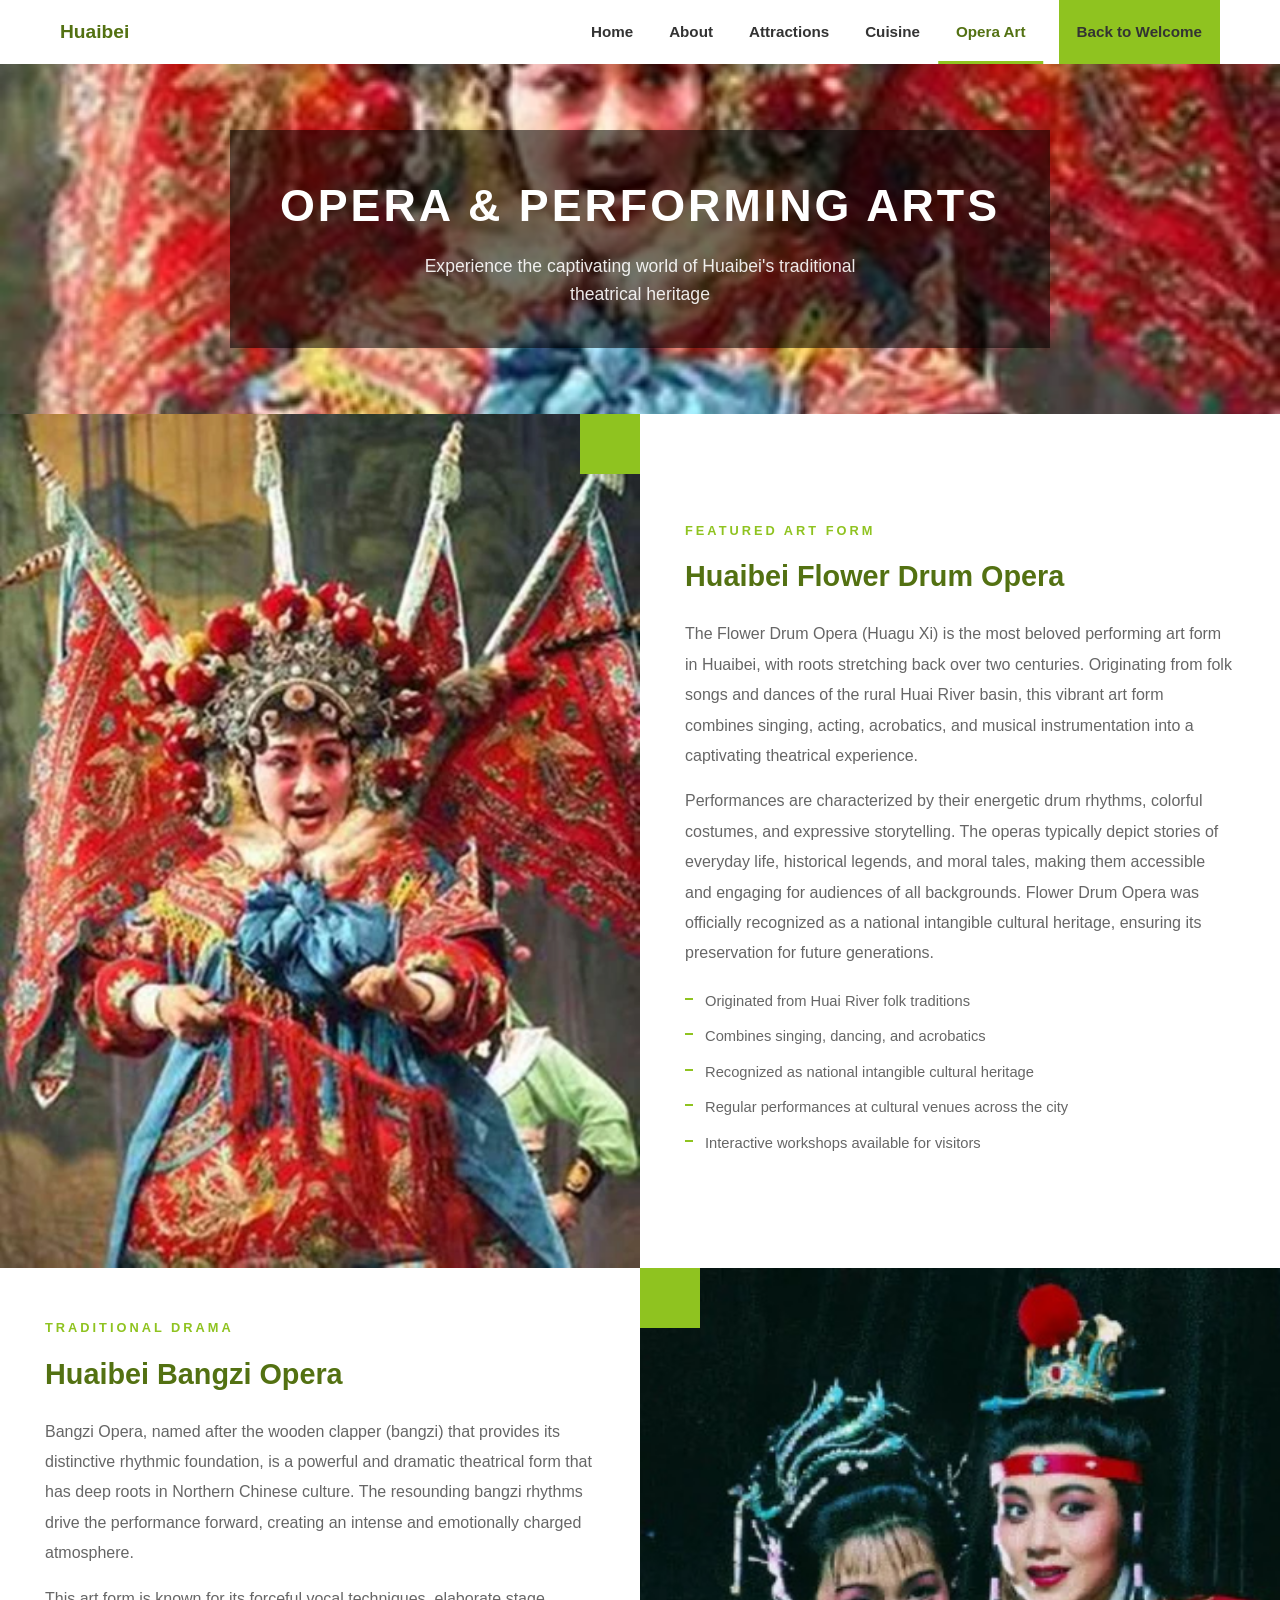
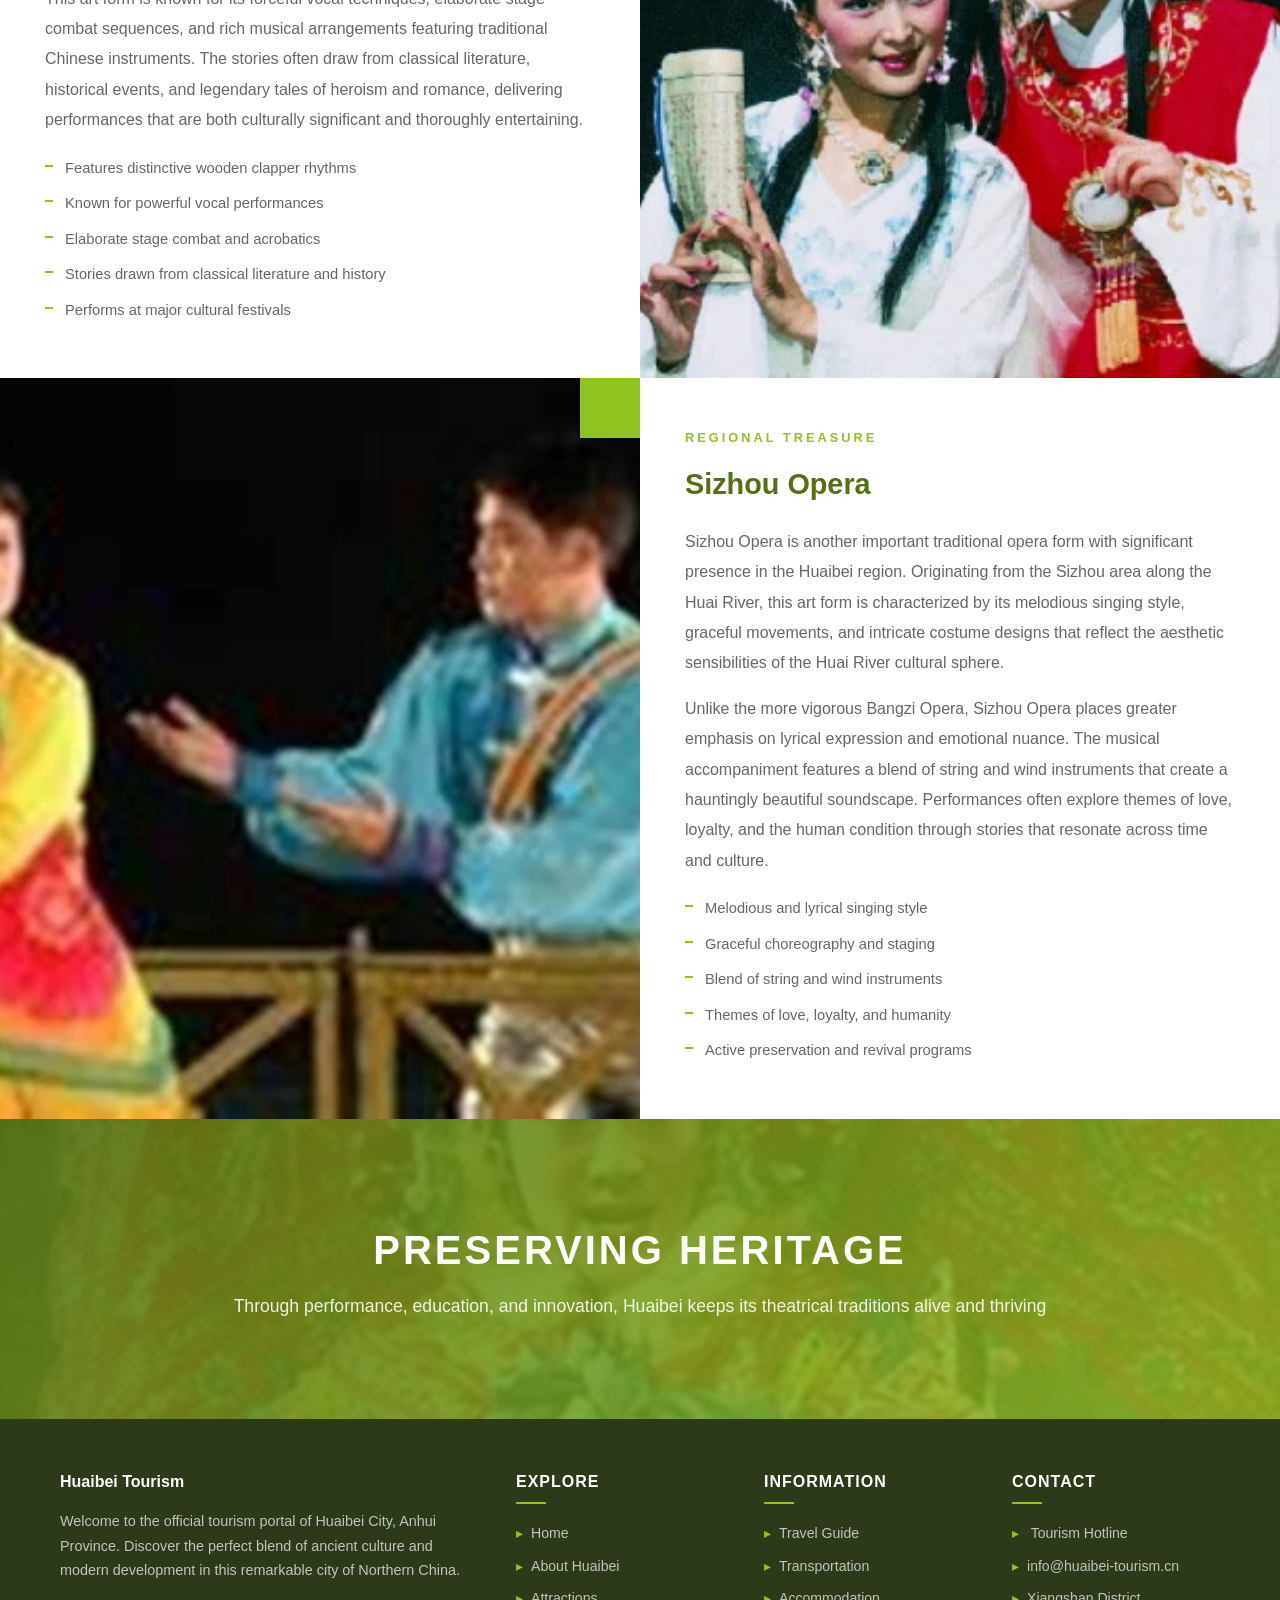
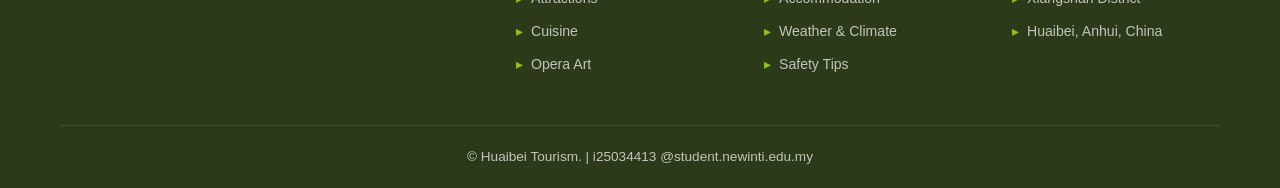
<file: opera.html>
<!DOCTYPE html>
<html lang="en">
<head>
  <meta charset="UTF-8">
  <meta name="viewport" content="width=device-width, initial-scale=1.0">
  <title>Huaibei Tourism - Opera Art</title>
  <link rel="stylesheet" href="css/style.css">
</head>
<body>
  <nav>
    <div class="nav-inner">
      <a href="index.html" class="nav-logo">
        <span>Huaibei</span>
      </a>
      <div class="nav-links" id="navLinks">
        <a href="home.html">Home</a>
        <a href="about.html">About</a>
        <a href="attractions.html">Attractions</a>
        <a href="food.html">Cuisine</a>
        <a href="opera.html" class="active">Opera Art</a>
        <a href="index.html" class="nav-back">Back to Welcome</a>
      </div>
      <div class="hamburger" id="hamburger">
        <span></span>
        <span></span>
        <span></span>
      </div>
    </div>
  </nav>

  <div class="page-hero">
    <img src="images/xq1.png" alt="Opera Art">
    <div class="hero-content">
      <h1>Opera &amp; Performing Arts</h1>
      <p>Experience the captivating world of Huaibei's traditional theatrical heritage</p>
    </div>
  </div>

  <div class="opera-section">
    <div class="opera-img">
      <img src="images/xq1.png" alt="Flower Drum Opera">
    </div>
    <div class="opera-text">
      <div class="opera-label">Featured Art Form</div>
      <h2>Huaibei Flower Drum Opera</h2>
      <p>The Flower Drum Opera (Huagu Xi) is the most beloved performing art form in Huaibei, with roots stretching back over two centuries. Originating from folk songs and dances of the rural Huai River basin, this vibrant art form combines singing, acting, acrobatics, and musical instrumentation into a captivating theatrical experience.</p>
      <p>Performances are characterized by their energetic drum rhythms, colorful costumes, and expressive storytelling. The operas typically depict stories of everyday life, historical legends, and moral tales, making them accessible and engaging for audiences of all backgrounds. Flower Drum Opera was officially recognized as a national intangible cultural heritage, ensuring its preservation for future generations.</p>
      <ul>
        <li>Originated from Huai River folk traditions</li>
        <li>Combines singing, dancing, and acrobatics</li>
        <li>Recognized as national intangible cultural heritage</li>
        <li>Regular performances at cultural venues across the city</li>
        <li>Interactive workshops available for visitors</li>
      </ul>
    </div>
  </div>

  <div class="opera-section reverse">
    <div class="opera-img">
      <img src="images/xq2.jpg" alt="Bangzi Opera">
    </div>
    <div class="opera-text">
      <div class="opera-label">Traditional Drama</div>
      <h2>Huaibei Bangzi Opera</h2>
      <p>Bangzi Opera, named after the wooden clapper (bangzi) that provides its distinctive rhythmic foundation, is a powerful and dramatic theatrical form that has deep roots in Northern Chinese culture. The resounding bangzi rhythms drive the performance forward, creating an intense and emotionally charged atmosphere.</p>
      <p>This art form is known for its forceful vocal techniques, elaborate stage combat sequences, and rich musical arrangements featuring traditional Chinese instruments. The stories often draw from classical literature, historical events, and legendary tales of heroism and romance, delivering performances that are both culturally significant and thoroughly entertaining.</p>
      <ul>
        <li>Features distinctive wooden clapper rhythms</li>
        <li>Known for powerful vocal performances</li>
        <li>Elaborate stage combat and acrobatics</li>
        <li>Stories drawn from classical literature and history</li>
        <li>Performs at major cultural festivals</li>
      </ul>
    </div>
  </div>

  <div class="opera-section">
    <div class="opera-img">
      <img src="images/xq3.jpg" alt="Sizhou Opera">
    </div>
    <div class="opera-text">
      <div class="opera-label">Regional Treasure</div>
      <h2>Sizhou Opera</h2>
      <p>Sizhou Opera is another important traditional opera form with significant presence in the Huaibei region. Originating from the Sizhou area along the Huai River, this art form is characterized by its melodious singing style, graceful movements, and intricate costume designs that reflect the aesthetic sensibilities of the Huai River cultural sphere.</p>
      <p>Unlike the more vigorous Bangzi Opera, Sizhou Opera places greater emphasis on lyrical expression and emotional nuance. The musical accompaniment features a blend of string and wind instruments that create a hauntingly beautiful soundscape. Performances often explore themes of love, loyalty, and the human condition through stories that resonate across time and culture.</p>
      <ul>
        <li>Melodious and lyrical singing style</li>
        <li>Graceful choreography and staging</li>
        <li>Blend of string and wind instruments</li>
        <li>Themes of love, loyalty, and humanity</li>
        <li>Active preservation and revival programs</li>
      </ul>
    </div>
  </div>

  <div class="opera-banner">
    <div>
      <h2>Preserving Heritage</h2>
      <p>Through performance, education, and innovation, Huaibei keeps its theatrical traditions alive and thriving</p>
    </div>
  </div>



  <footer>
    <div class="container">
      <div class="footer-grid">
        <div class="footer-about">
          <h4 style="color:#fff; margin-bottom:15px;">Huaibei Tourism</h4>
          <p>Welcome to the official tourism portal of Huaibei City, Anhui Province. Discover the perfect blend of ancient culture and modern development in this remarkable city of Northern China.</p>
        </div>
        <div class="footer-col">
          <h4>Explore</h4>
          <ul>
            <li><a href="home.html" style="color:inherit;">Home</a></li>
            <li><a href="about.html" style="color:inherit;">About Huaibei</a></li>
            <li><a href="attractions.html" style="color:inherit;">Attractions</a></li>
            <li><a href="food.html" style="color:inherit;">Cuisine</a></li>
            <li><a href="opera.html" style="color:inherit;">Opera Art</a></li>
          </ul>
        </div>
        <div class="footer-col">
          <h4>Information</h4>
          <ul>
            <li>Travel Guide</li>
            <li>Transportation</li>
            <li>Accommodation</li>
            <li>Weather & Climate</li>
            <li>Safety Tips</li>
          </ul>
        </div>
        <div class="footer-col">
          <h4>Contact</h4>
          <ul>
            <li> Tourism Hotline</li>
            <li>info@huaibei-tourism.cn</li>
            <li>Xiangshan District</li>
            <li>Huaibei, Anhui, China</li>
          </ul>
        </div>
      </div>
      <div class="footer-bottom">
        <p>&copy; Huaibei Tourism.  | i25034413 @student.newinti.edu.my</p>
      </div>
    </div>
  </footer>

  <script src="js/script.js"></script>
</body>
</html>
</file>
<file: css/style.css>
* {
  margin: 0;
  padding: 0;
  box-sizing: border-box;
}

:root {
  --primary: #8fc320;
  --primary-dark: #537112;
  --primary-light: #a8d84e;
  --bg: #f2f7e9;
  --white: #fff;
  --text: #333;
  --text-light: #666;
  --text-lighter: #999;
  --border: #e0e0e0;
  --shadow: 0 2px 12px rgba(0,0,0,0.08);
  --shadow-hover: 0 6px 24px rgba(0,0,0,0.15);
}

html {
  scroll-behavior: smooth;
}

body {
  font-family: 'Segoe UI', Tahoma, Geneva, Verdana, sans-serif;
  background: var(--bg);
  color: var(--text);
  line-height: 1.6;
  overflow-x: hidden;
}

a {
  text-decoration: none;
  color: inherit;
  transition: color 0.3s;
}

img {
  max-width: 100%;
  display: block;
}

ul {
  list-style: none;
}

.container {
  max-width: 1200px;
  margin: 0 auto;
  padding: 0 20px;
}

.welcome-page {
  min-height: 100vh;
  display: flex;
  align-items: center;
  justify-content: center;
  background: #f0f7e6;
  text-align: center;
  color: var(--text);
  position: relative;
  overflow: hidden;
}

.welcome-content {
  position: relative;
  z-index: 2;
  max-width: 680px;
  padding: 50px 40px;
  background: rgba(255,255,255,0.65);
  backdrop-filter: blur(6px);
}

.welcome-logo {
  width: 100px;
  height: 100px;
  margin: 0 auto 25px;
  overflow: hidden;
  box-shadow: 0 8px 30px rgba(143,195,32,0.25);
  border: 3px solid var(--primary);
  display: flex;
  align-items: center;
  justify-content: center;
  background: var(--primary);
  color: var(--white);
  font-size: 2.5rem;
  font-weight: 800;
}

.welcome-content h1 {
  font-size: 3.8rem;
  font-weight: 800;
  letter-spacing: 6px;
  text-transform: uppercase;
  margin-bottom: 12px;
  color: var(--primary-dark);
  line-height: 1.1;
}

.welcome-content .welcome-sub {
  font-size: 1.15rem;
  font-weight: 400;
  letter-spacing: 2px;
  margin-bottom: 20px;
  color: var(--primary);
  text-transform: uppercase;
}

.welcome-content p {
  font-size: 0.95rem;
  line-height: 1.9;
  color: var(--text-light);
  margin-bottom: 35px;
  max-width: 520px;
  margin-left: auto;
  margin-right: auto;
}

.welcome-features {
  display: flex;
  justify-content: center;
  gap: 40px;
  margin-bottom: 45px;
}

.w-feature {
  text-align: center;
}

.w-feature-num {
  font-size: 2rem;
  font-weight: 800;
  color: var(--primary-dark);
  line-height: 1;
  margin-bottom: 6px;
}

.w-feature-text {
  font-size: 0.78rem;
  color: var(--text-lighter);
  text-transform: uppercase;
  letter-spacing: 1px;
}

.welcome-btn {
  display: inline-flex;
  align-items: center;
  justify-content: center;
  gap: 8px;
  width: 130px;
  height: 130px;
  background: transparent;
  color: var(--primary);
  font-size: 0.95rem;
  font-weight: 700;
  letter-spacing: 1px;
  text-transform: uppercase;
  transition: all 0.4s ease;
  box-shadow: none;
  flex-direction: column;
  border: 2px dashed var(--primary);
}

.welcome-btn .btn-arrow {
  font-size: 1.5rem;
  transition: transform 0.3s ease;
  margin-top: 2px;
}

.welcome-btn:hover {
  background: var(--primary);
  color: var(--white);
  box-shadow: 0 10px 40px rgba(143,195,32,0.35);
  transform: scale(1.08);
}

.welcome-btn:hover .btn-arrow {
  transform: translateX(4px);
}


.welcome-footer {
  position: absolute;
  bottom: 20px;
  left: 50%;
  transform: translateX(-50%);
  font-size: 0.8rem;
  color: var(--text-lighter);
  z-index: 2;
}

nav {
  background: var(--white);
  box-shadow: 0 2px 10px rgba(0,0,0,0.06);
  position: sticky;
  top: 0;
  z-index: 1000;
}

.nav-inner {
  max-width: 1200px;
  margin: 0 auto;
  display: flex;
  align-items: center;
  justify-content: space-between;
  padding: 0 20px;
}

.nav-logo {
  display: flex;
  align-items: center;
  gap: 10px;
  padding: 10px 0;
}

.nav-logo span {
  font-size: 1.2rem;
  font-weight: 700;
  color: var(--primary-dark);
}

.nav-links {
  display: flex;
  align-items: center;
}

.nav-links a {
  padding: 20px 18px;
  font-size: 0.95rem;
  font-weight: 600;
  color: var(--text);
  transition: all 0.3s;
  position: relative;
}

.nav-links a::after {
  content: '';
  position: absolute;
  bottom: 0;
  left: 50%;
  width: 0;
  height: 3px;
  background: var(--primary);
  transition: all 0.3s;
  transform: translateX(-50%);
}

.nav-links a:hover::after,
.nav-links a.active::after {
  width: 100%;
}

.nav-links a:hover,
.nav-links a.active {
  color: var(--primary-dark);
}

.nav-back {
  padding: 8px 18px;
  background: var(--primary);
  color: var(--white);
  font-size: 0.85rem;
  font-weight: 600;
  margin-left: 15px;
  transition: all 0.3s;
}

.nav-back:hover {
  background: var(--primary-dark);
}

.hamburger {
  display: none;
  flex-direction: column;
  gap: 5px;
  cursor: pointer;
  padding: 10px;
}

.hamburger span {
  width: 25px;
  height: 2px;
  background: var(--text);
  transition: all 0.3s;
}

.hero-section {
  position: relative;
  height: 520px;
  overflow: hidden;
}

.hero-carousel {
  position: relative;
  width: 100%;
  height: 100%;
}

.carousel-track {
  display: flex;
  height: 100%;
  transition: transform 0.8s cubic-bezier(0.25, 0.46, 0.45, 0.94);
}

.carousel-slide {
  min-width: 100%;
  height: 100%;
  position: relative;
}

.carousel-slide img {
  width: 100%;
  height: 100%;
  object-fit: cover;
}

.carousel-overlay {
  position: absolute;
  top: 0;
  left: 0;
  width: 100%;
  height: 100%;
  background: linear-gradient(to right, rgba(0,0,0,0.6) 0%, rgba(0,0,0,0.1) 100%);
  display: flex;
  align-items: center;
}

.carousel-text {
  color: var(--white);
  padding: 0 60px;
  max-width: 600px;
  animation: fadeInUp 0.8s ease;
}

@keyframes fadeInUp {
  from { opacity: 0; transform: translateY(30px); }
  to { opacity: 1; transform: translateY(0); }
}

.carousel-text h2 {
  font-size: 2.8rem;
  font-weight: 700;
  margin-bottom: 15px;
  text-transform: uppercase;
  letter-spacing: 2px;
}

.carousel-text p {
  font-size: 1.1rem;
  line-height: 1.8;
  opacity: 0.9;
  margin-bottom: 25px;
}

.carousel-text .cta-btn {
  display: inline-block;
  padding: 12px 35px;
  background: var(--primary);
  color: var(--white);
  font-weight: 600;
  transition: background 0.3s;
}

.carousel-text .cta-btn:hover {
  background: var(--primary-dark);
}

.carousel-arrow {
  position: absolute;
  top: 50%;
  transform: translateY(-50%);
  width: 50px;
  height: 50px;
  background: rgba(255,255,255,0.2);
  color: var(--white);
  font-size: 1.5rem;
  display: flex;
  align-items: center;
  justify-content: center;
  cursor: pointer;
  transition: background 0.3s;
  z-index: 10;
  border: none;
}

.carousel-arrow:hover {
  background: var(--primary);
}

.carousel-arrow.prev {
  left: 20px;
}

.carousel-arrow.next {
  right: 20px;
}

.carousel-dots {
  position: absolute;
  bottom: 25px;
  left: 50%;
  transform: translateX(-50%);
  display: flex;
  gap: 10px;
  z-index: 10;
}

.carousel-dot {
  width: 40px;
  height: 4px;
  background: rgba(255,255,255,0.4);
  cursor: pointer;
  transition: all 0.3s;
  border: none;
}

.carousel-dot.active {
  background: var(--primary);
  width: 60px;
}

.carousel-progress {
  position: absolute;
  bottom: 0;
  left: 0;
  height: 3px;
  background: var(--primary);
  z-index: 10;
  animation: progressFill 5s linear;
}

@keyframes progressFill {
  from { width: 0; }
  to { width: 100%; }
}

.section {
  padding: 70px 0;
}

.section-header {
  text-align: center;
  margin-bottom: 50px;
}

.section-header h2 {
  font-size: 2.2rem;
  color: var(--primary-dark);
  margin-bottom: 10px;
  text-transform: uppercase;
  letter-spacing: 1px;
}

.section-header .header-line {
  width: 60px;
  height: 3px;
  background: var(--primary);
  margin: 15px auto;
}

.section-header p {
  color: var(--text-light);
  font-size: 1rem;
  max-width: 600px;
  margin: 0 auto;
}

.feature-grid {
  display: grid;
  grid-template-columns: repeat(4, 1fr);
  gap: 25px;
}

.feature-card {
  background: var(--white);
  padding: 35px 25px;
  text-align: center;
  box-shadow: var(--shadow);
  transition: all 0.4s;
  position: relative;
  overflow: hidden;
}

.feature-card::before {
  content: '';
  position: absolute;
  top: 0;
  left: 0;
  width: 100%;
  height: 4px;
  background: var(--primary);
  transform: scaleX(0);
  transition: transform 0.4s;
}

.feature-card:hover::before {
  transform: scaleX(1);
}

.feature-card:hover {
  transform: translateY(-8px);
  box-shadow: var(--shadow-hover);
}

.feature-icon {
  font-size: 2.5rem;
  margin-bottom: 20px;
}

.feature-card h3 {
  font-size: 1.15rem;
  color: var(--primary-dark);
  margin-bottom: 12px;
}

.feature-card p {
  font-size: 0.9rem;
  color: var(--text-light);
  line-height: 1.7;
}

.two-col {
  display: grid;
  grid-template-columns: 1fr 1fr;
  gap: 50px;
  align-items: center;
}

.two-col .col-img {
  position: relative;
  overflow: hidden;
}

.two-col .col-img img {
  width: 100%;
  height: 400px;
  object-fit: cover;
  transition: transform 0.6s;
}

.two-col .col-img:hover img {
  transform: scale(1.05);
}

.two-col .col-img::after {
  content: '';
  position: absolute;
  bottom: 0;
  left: 0;
  width: 80px;
  height: 4px;
  background: var(--primary);
}

.two-col .col-text h2 {
  font-size: 2rem;
  color: var(--primary-dark);
  margin-bottom: 20px;
}

.two-col .col-text p {
  color: var(--text-light);
  margin-bottom: 15px;
  line-height: 1.8;
}

.two-col .col-text .tag {
  display: inline-block;
  padding: 5px 14px;
  background: var(--bg);
  color: var(--primary-dark);
  font-size: 0.85rem;
  margin-right: 8px;
  margin-bottom: 8px;
}

.news-section {
  background: var(--white);
  padding: 70px 0;
}

.news-grid {
  display: grid;
  grid-template-columns: 2fr 1fr;
  gap: 30px;
}

.news-main {
  display: flex;
  flex-direction: column;
  gap: 0;
}

.news-item {
  display: flex;
  gap: 20px;
  padding: 20px 0;
  border-bottom: 1px solid var(--border);
  transition: all 0.3s;
}

.news-item:hover {
  padding-left: 10px;
}

.news-item:last-child {
  border-bottom: none;
}

.news-item .news-date {
  min-width: 60px;
  text-align: center;
  padding-top: 5px;
}

.news-item .news-date .day {
  display: block;
  font-size: 1.8rem;
  font-weight: 700;
  color: var(--primary);
  line-height: 1;
}

.news-item .news-date .month {
  display: block;
  font-size: 0.8rem;
  color: var(--text-lighter);
  text-transform: uppercase;
}

.news-item .news-info h4 {
  font-size: 1rem;
  color: var(--text);
  margin-bottom: 8px;
  line-height: 1.5;
}

.news-item .news-info p {
  font-size: 0.85rem;
  color: var(--text-lighter);
  line-height: 1.6;
}

.news-sidebar {
  background: var(--bg);
  padding: 25px;
}

.news-sidebar h3 {
  font-size: 1.1rem;
  color: var(--primary-dark);
  margin-bottom: 20px;
  padding-bottom: 12px;
  border-bottom: 2px solid var(--primary);
}

.news-sidebar li {
  padding: 10px 0;
  border-bottom: 1px solid var(--border);
  font-size: 0.9rem;
  color: var(--text-light);
  cursor: pointer;
  transition: color 0.3s;
}

.news-sidebar li:hover {
  color: var(--primary-dark);
}

.news-sidebar li::before {
  content: '\25B8';
  margin-right: 8px;
  color: var(--primary);
}

.gallery-strip {
  display: grid;
  grid-template-columns: repeat(5, 1fr);
  gap: 15px;
}

.gallery-strip .gallery-item {
  overflow: hidden;
  height: 200px;
  position: relative;
}

.gallery-strip .gallery-item img {
  width: 100%;
  height: 100%;
  object-fit: cover;
  transition: transform 0.6s;
}

.gallery-strip .gallery-item:hover img {
  transform: scale(1.1);
}

.gallery-strip .gallery-item::after {
  content: '';
  position: absolute;
  bottom: 0;
  left: 0;
  width: 100%;
  height: 0;
  background: rgba(143,195,32,0.5);
  transition: height 0.3s;
}

.gallery-strip .gallery-item:hover::after {
  height: 100%;
}

.page-hero {
  height: 350px;
  position: relative;
  display: flex;
  align-items: center;
  justify-content: center;
  text-align: center;
  color: var(--white);
}

.page-hero img {
  position: absolute;
  width: 100%;
  height: 100%;
  object-fit: cover;
}

.page-hero .hero-content {
  position: relative;
  z-index: 2;
  background: rgba(0,0,0,0.55);
  padding: 40px 50px;
}

.page-hero h1 {
  font-size: 2.8rem;
  text-transform: uppercase;
  letter-spacing: 3px;
  margin-bottom: 10px;
}

.page-hero p {
  font-size: 1.1rem;
  opacity: 0.9;
  max-width: 500px;
  margin: 0 auto;
}

.stats-bar {
  display: grid;
  grid-template-columns: repeat(4, 1fr);
  background: var(--primary-dark);
  color: var(--white);
}

.stat-item {
  text-align: center;
  padding: 35px 20px;
  border-right: 1px solid rgba(255,255,255,0.15);
}

.stat-item:last-child {
  border-right: none;
}

.stat-item .stat-number {
  font-size: 2.5rem;
  font-weight: 700;
  display: block;
  color: var(--primary-light);
}

.stat-item .stat-label {
  font-size: 0.9rem;
  opacity: 0.8;
  text-transform: uppercase;
  letter-spacing: 1px;
}

.about-intro {
  display: grid;
  grid-template-columns: 1.2fr 0.8fr;
  gap: 50px;
  align-items: start;
}

.about-text h2 {
  font-size: 1.8rem;
  color: var(--primary-dark);
  margin-bottom: 20px;
  position: relative;
  padding-bottom: 12px;
}

.about-text h2::after {
  content: '';
  position: absolute;
  bottom: 0;
  left: 0;
  width: 50px;
  height: 3px;
  background: var(--primary);
}

.about-text p {
  color: var(--text-light);
  line-height: 1.9;
  margin-bottom: 15px;
}

.about-text .highlight {
  font-size: 1.1rem;
  font-weight: 600;
  color: var(--primary-dark);
  margin: 20px 0;
  background: var(--bg);
  padding: 10px 15px;
}

.about-sidebar {
  display: flex;
  flex-direction: column;
  gap: 20px;
}

.sidebar-card {
  background: var(--white);
  padding: 25px;
  box-shadow: var(--shadow);
}

.sidebar-card h3 {
  font-size: 1rem;
  color: var(--white);
  background: var(--primary);
  padding: 10px 15px;
  margin: -25px -25px 20px -25px;
  text-transform: uppercase;
  letter-spacing: 1px;
}

.sidebar-card li {
  padding: 8px 0;
  border-bottom: 1px solid var(--border);
  font-size: 0.9rem;
  color: var(--text-light);
}

.sidebar-card li:last-child {
  border-bottom: none;
}

.sidebar-card li i {
  color: var(--primary);
  margin-right: 8px;
}

.timeline {
  position: relative;
  padding-left: 0;
}

.timeline-item {
  position: relative;
  margin-bottom: 35px;
  padding-left: 0;
  border-left: none;
}

.timeline-item .timeline-year {
  font-size: 1.1rem;
  font-weight: 700;
  color: var(--primary-dark);
  margin-bottom: 8px;
}

.timeline-item p {
  font-size: 0.9rem;
  color: var(--text-light);
  line-height: 1.7;
}

.attraction-grid {
  display: grid;
  grid-template-columns: repeat(3, 1fr);
  gap: 25px;
}

.attraction-card {
  background: var(--white);
  overflow: hidden;
  box-shadow: var(--shadow);
  transition: all 0.4s;
}

.attraction-card:hover {
  transform: translateY(-5px);
  box-shadow: var(--shadow-hover);
}

.attraction-card .card-img {
  height: 220px;
  overflow: hidden;
  position: relative;
}

.attraction-card .card-img img {
  width: 100%;
  height: 100%;
  object-fit: cover;
  transition: transform 0.6s;
}

.attraction-card:hover .card-img img {
  transform: scale(1.08);
}

.attraction-card .card-img .card-badge {
  position: absolute;
  top: 15px;
  left: 15px;
  background: var(--primary);
  color: var(--white);
  padding: 4px 12px;
  font-size: 0.8rem;
  font-weight: 600;
}

.attraction-card .card-body {
  padding: 20px;
}

.attraction-card .card-body h3 {
  font-size: 1.15rem;
  color: var(--text);
  margin-bottom: 10px;
}

.attraction-card .card-body p {
  font-size: 0.88rem;
  color: var(--text-light);
  line-height: 1.7;
  margin-bottom: 12px;
}

.attraction-card .card-meta {
  display: flex;
  justify-content: space-between;
  padding-top: 12px;
  border-top: 1px solid var(--border);
  font-size: 0.8rem;
  color: var(--text-lighter);
}

.attraction-card .card-meta span i {
  margin-right: 4px;
  color: var(--primary);
}

.featured-attraction {
  display: grid;
  grid-template-columns: 1.5fr 1fr;
  gap: 0;
  background: var(--white);
  box-shadow: var(--shadow);
  margin-bottom: 40px;
}

.featured-attraction .featured-img {
  height: 100%;
  min-height: 350px;
  overflow: hidden;
}

.featured-attraction .featured-img img {
  width: 100%;
  height: 100%;
  object-fit: cover;
}

.featured-attraction .featured-info {
  padding: 40px;
  display: flex;
  flex-direction: column;
  justify-content: center;
}

.featured-attraction .featured-info .featured-tag {
  display: inline-block;
  padding: 4px 14px;
  background: var(--primary);
  color: var(--white);
  font-size: 0.8rem;
  font-weight: 600;
  margin-bottom: 15px;
  text-transform: uppercase;
  letter-spacing: 1px;
}

.featured-attraction .featured-info h2 {
  font-size: 1.8rem;
  color: var(--primary-dark);
  margin-bottom: 15px;
}

.featured-attraction .featured-info p {
  color: var(--text-light);
  line-height: 1.8;
  margin-bottom: 12px;
}

.featured-attraction .featured-info .info-list li {
  padding: 6px 0;
  font-size: 0.9rem;
  color: var(--text-light);
}

.featured-attraction .featured-info .info-list li i {
  color: var(--primary);
  margin-right: 8px;
}

.food-categories {
  display: flex;
  justify-content: center;
  gap: 15px;
  margin-bottom: 40px;
  flex-wrap: wrap;
}

.food-cat-btn {
  padding: 10px 28px;
  background: var(--white);
  color: var(--text);
  font-size: 0.95rem;
  font-weight: 600;
  border: 2px solid var(--border);
  cursor: pointer;
  transition: all 0.3s;
}

.food-cat-btn:hover,
.food-cat-btn.active {
  background: var(--primary);
  color: var(--white);
  border-color: var(--primary);
}

.food-showcase {
  display: grid;
  grid-template-columns: 1fr 1fr;
  gap: 30px;
  margin-bottom: 50px;
}

.food-showcase.reverse {
  direction: rtl;
}

.food-showcase.reverse > * {
  direction: ltr;
}

.food-showcase-img {
  overflow: hidden;
  height: 320px;
}

.food-showcase-img img {
  width: 100%;
  height: 100%;
  object-fit: cover;
  transition: transform 0.6s;
}

.food-showcase-img:hover img {
  transform: scale(1.06);
}

.food-showcase-text h3 {
  font-size: 1.6rem;
  color: var(--primary-dark);
  margin-bottom: 15px;
}

.food-showcase-text p {
  color: var(--text-light);
  line-height: 1.8;
  margin-bottom: 12px;
}

.food-showcase-text .food-detail {
  display: flex;
  gap: 25px;
  margin-top: 15px;
  padding-top: 15px;
  border-top: 1px solid var(--border);
}

.food-showcase-text .food-detail span {
  font-size: 0.85rem;
  color: var(--text-lighter);
}

.food-showcase-text .food-detail span i {
  color: var(--primary);
  margin-right: 5px;
}

.food-grid {
  display: grid;
  grid-template-columns: repeat(4, 1fr);
  gap: 20px;
}

.food-card {
  background: var(--white);
  overflow: hidden;
  box-shadow: var(--shadow);
  transition: all 0.3s;
}

.food-card:hover {
  box-shadow: var(--shadow-hover);
}

.food-card .food-card-img {
  height: 180px;
  overflow: hidden;
}

.food-card .food-card-img img {
  width: 100%;
  height: 100%;
  object-fit: cover;
  transition: transform 0.5s;
}

.food-card:hover .food-card-img img {
  transform: scale(1.08);
}

.food-card .food-card-body {
  padding: 18px;
}

.food-card .food-card-body h4 {
  font-size: 1rem;
  color: var(--text);
  margin-bottom: 8px;
}

.food-card .food-card-body p {
  font-size: 0.82rem;
  color: var(--text-lighter);
  line-height: 1.6;
}

.opera-section {
  display: grid;
  grid-template-columns: 1fr 1fr;
  gap: 0;
  min-height: 450px;
}

.opera-section .opera-img {
  overflow: hidden;
  position: relative;
}

.opera-section .opera-img img {
  width: 100%;
  height: 100%;
  object-fit: cover;
}

.opera-section .opera-img::after {
  content: '';
  position: absolute;
  top: 0;
  right: 0;
  width: 60px;
  height: 60px;
  background: var(--primary);
}

.opera-section .opera-text {
  background: var(--white);
  padding: 50px 45px;
  display: flex;
  flex-direction: column;
  justify-content: center;
}

.opera-section .opera-text .opera-label {
  font-size: 0.8rem;
  text-transform: uppercase;
  letter-spacing: 3px;
  color: var(--primary);
  font-weight: 600;
  margin-bottom: 12px;
}

.opera-section .opera-text h2 {
  font-size: 1.8rem;
  color: var(--primary-dark);
  margin-bottom: 20px;
}

.opera-section .opera-text p {
  color: var(--text-light);
  line-height: 1.9;
  margin-bottom: 15px;
}

.opera-section .opera-text ul li {
  padding: 6px 0;
  font-size: 0.92rem;
  color: var(--text-light);
  padding-left: 20px;
  position: relative;
}

.opera-section .opera-text ul li::before {
  content: '';
  position: absolute;
  left: 0;
  top: 14px;
  width: 8px;
  height: 2px;
  background: var(--primary);
}

.opera-section.reverse .opera-img {
  order: 2;
}

.opera-section.reverse .opera-img::after {
  right: auto;
  left: 0;
}

.opera-section.reverse .opera-text {
  order: 1;
}

.opera-types {
  display: grid;
  grid-template-columns: repeat(3, 1fr);
  gap: 25px;
}

.opera-type-card {
  background: var(--white);
  padding: 30px;
  box-shadow: var(--shadow);
  transition: all 0.3s;
  border-top: 4px solid var(--primary);
}

.opera-type-card:hover {
  transform: translateY(-5px);
  box-shadow: var(--shadow-hover);
}

.opera-type-card h3 {
  font-size: 1.2rem;
  color: var(--primary-dark);
  margin-bottom: 12px;
}

.opera-type-card p {
  font-size: 0.88rem;
  color: var(--text-light);
  line-height: 1.7;
  margin-bottom: 15px;
}

.opera-type-card .type-tag {
  display: inline-block;
  padding: 4px 10px;
  background: var(--bg);
  font-size: 0.78rem;
  color: var(--primary-dark);
  margin-right: 5px;
  margin-bottom: 5px;
}

.opera-banner {
  height: 300px;
  background: linear-gradient(135deg, rgba(83,113,18,0.9), rgba(143,195,32,0.8)), url('../images/xq1.png') center/cover;
  display: flex;
  align-items: center;
  justify-content: center;
  text-align: center;
  color: var(--white);
}

.opera-banner h2 {
  font-size: 2.5rem;
  text-transform: uppercase;
  letter-spacing: 3px;
  margin-bottom: 10px;
}

.opera-banner p {
  font-size: 1.1rem;
  opacity: 0.9;
}

footer {
  background: #2d3a1a;
  color: rgba(255,255,255,0.7);
  padding: 50px 0 20px;
}

.footer-grid {
  display: grid;
  grid-template-columns: 2fr 1fr 1fr 1fr;
  gap: 40px;
  margin-bottom: 40px;
}

.footer-about p {
  font-size: 0.9rem;
  line-height: 1.7;
  margin-bottom: 15px;
}

.footer-col h4 {
  color: var(--white);
  font-size: 1rem;
  margin-bottom: 18px;
  text-transform: uppercase;
  letter-spacing: 1px;
  position: relative;
  padding-bottom: 10px;
}

.footer-col h4::after {
  content: '';
  position: absolute;
  bottom: 0;
  left: 0;
  width: 30px;
  height: 2px;
  background: var(--primary);
}

.footer-col li {
  margin-bottom: 10px;
  font-size: 0.88rem;
  transition: color 0.3s;
}

.footer-col li:hover {
  color: var(--primary-light);
}

.footer-col li::before {
  content: '\25B8';
  margin-right: 8px;
  color: var(--primary);
}

.footer-bottom {
  text-align: center;
  padding-top: 20px;
  border-top: 1px solid rgba(255,255,255,0.1);
  font-size: 0.85rem;
}

.read-more {
  display: inline-block;
  padding: 10px 25px;
  background: var(--primary);
  color: var(--white);
  font-size: 0.9rem;
  font-weight: 600;
  transition: all 0.3s;
  margin-top: 15px;
}

.read-more:hover {
  background: var(--primary-dark);
}

.tip-box {
  background: var(--primary);
  color: var(--white);
  padding: 25px 30px;
  display: grid;
  grid-template-columns: repeat(3, 1fr);
  gap: 30px;
  margin-top: 50px;
}

.tip-box .tip-item {
  text-align: center;
}

.tip-box .tip-item .tip-icon {
  font-size: 2rem;
  margin-bottom: 10px;
}

.tip-box .tip-item h4 {
  font-size: 1rem;
  margin-bottom: 8px;
}

.tip-box .tip-item p {
  font-size: 0.85rem;
  opacity: 0.9;
}

.map-section {
  background: var(--white);
  padding: 50px 0;
}

.map-container {
  display: grid;
  grid-template-columns: 1fr 1fr;
  gap: 40px;
  align-items: center;
}

.map-container img {
  width: 100%;
  box-shadow: var(--shadow);
}

.map-info h3 {
  font-size: 1.5rem;
  color: var(--primary-dark);
  margin-bottom: 15px;
}

.map-info li {
  padding: 8px 0;
  font-size: 0.95rem;
  color: var(--text-light);
  border-bottom: 1px solid var(--border);
}

.map-info li i {
  color: var(--primary);
  margin-right: 10px;
}

.culture-section {
  background: var(--bg);
  padding: 60px 0;
}

.culture-grid {
  display: grid;
  grid-template-columns: repeat(3, 1fr);
  gap: 25px;
}

.culture-card {
  background: var(--white);
  padding: 30px;
  box-shadow: var(--shadow);
  position: relative;
  overflow: hidden;
}

.culture-card h3 {
  font-size: 1.1rem;
  color: var(--primary-dark);
  margin-bottom: 10px;
}

.culture-card p {
  font-size: 0.88rem;
  color: var(--text-light);
  line-height: 1.7;
}

@media (max-width: 1024px) {
  .feature-grid {
    grid-template-columns: repeat(2, 1fr);
  }
  .news-grid {
    grid-template-columns: 1fr;
  }
  .gallery-strip {
    grid-template-columns: repeat(3, 1fr);
  }
  .attraction-grid {
    grid-template-columns: repeat(2, 1fr);
  }
  .food-grid {
    grid-template-columns: repeat(2, 1fr);
  }
  .footer-grid {
    grid-template-columns: repeat(2, 1fr);
  }
  .stats-bar {
    grid-template-columns: repeat(2, 1fr);
  }
  .stat-item:nth-child(2) {
    border-right: none;
  }
  .about-intro {
    grid-template-columns: 1fr;
  }
  .featured-attraction {
    grid-template-columns: 1fr;
  }
  .tip-box {
    grid-template-columns: 1fr;
    gap: 20px;
  }
}

@media (max-width: 768px) {
  .nav-links {
    display: none;
    position: absolute;
    top: 100%;
    left: 0;
    width: 100%;
    background: var(--white);
    flex-direction: column;
    box-shadow: var(--shadow);
  }
  .nav-links.open {
    display: flex;
  }
  .nav-links a {
    padding: 15px 20px;
    border-bottom: 1px solid var(--border);
    width: 100%;
  }
  .nav-links a::after {
    display: none;
  }
  .nav-back {
    margin: 15px 20px;
    text-align: center;
  }
  .hamburger {
    display: flex;
  }
  .welcome-content h1 {
    font-size: 2.2rem;
    letter-spacing: 3px;
  }
  .welcome-content .welcome-sub {
    font-size: 1rem;
  }
  .welcome-features {
    gap: 25px;
  }
  .w-feature-num {
    font-size: 1.6rem;
  }
  .welcome-btn {
    width: 110px;
    height: 110px;
    font-size: 0.85rem;
  }
  .hero-section {
    height: 400px;
  }
  .carousel-text h2 {
    font-size: 1.8rem;
  }
  .carousel-text p {
    font-size: 0.95rem;
  }
  .carousel-text {
    padding: 0 30px;
  }
  .section {
    padding: 50px 0;
  }
  .section-header h2 {
    font-size: 1.6rem;
  }
  .two-col {
    grid-template-columns: 1fr;
    gap: 30px;
  }
  .two-col .col-img img {
    height: 280px;
  }
  .feature-grid {
    grid-template-columns: 1fr;
  }
  .gallery-strip {
    grid-template-columns: repeat(2, 1fr);
  }
  .attraction-grid {
    grid-template-columns: 1fr;
  }
  .food-showcase {
    grid-template-columns: 1fr;
  }
  .food-showcase.reverse {
    direction: ltr;
  }
  .food-grid {
    grid-template-columns: repeat(2, 1fr);
  }
  .opera-section {
    grid-template-columns: 1fr;
  }
  .opera-section .opera-img {
    height: 250px;
  }
  .opera-section.reverse .opera-img {
    order: 0;
  }
  .opera-section.reverse .opera-text {
    order: 0;
  }
  .opera-types {
    grid-template-columns: 1fr;
  }
  .culture-grid {
    grid-template-columns: 1fr;
  }
  .footer-grid {
    grid-template-columns: 1fr;
    gap: 25px;
  }
  .page-hero {
    height: 280px;
  }
  .page-hero h1 {
    font-size: 2rem;
  }
  .map-container {
    grid-template-columns: 1fr;
  }
}

@media (max-width: 480px) {
  .welcome-content h1 {
    font-size: 2rem;
    letter-spacing: 2px;
  }
  .welcome-logo {
    width: 80px;
    height: 80px;
  }
  .welcome-features {
    gap: 20px;
    flex-direction: column;
    align-items: center;
  }
  .welcome-btn {
    width: 100px;
    height: 100px;
    font-size: 0.8rem;
  }
  .hero-section {
    height: 350px;
  }
  .carousel-text h2 {
    font-size: 1.4rem;
  }
  .carousel-arrow {
    width: 35px;
    height: 35px;
    font-size: 1rem;
  }
  .carousel-text {
    padding: 0 20px;
  }
  .food-grid {
    grid-template-columns: 1fr;
  }
  .gallery-strip {
    grid-template-columns: 1fr;
  }
  .gallery-strip .gallery-item {
    height: 150px;
  }
  .opera-section .opera-text {
    padding: 30px 20px;
  }
  .stats-bar {
    grid-template-columns: 1fr;
  }
  .stat-item {
    border-right: none;
    border-bottom: 1px solid rgba(255,255,255,0.15);
  }
  .stat-item:last-child {
    border-bottom: none;
  }
}
</file>
